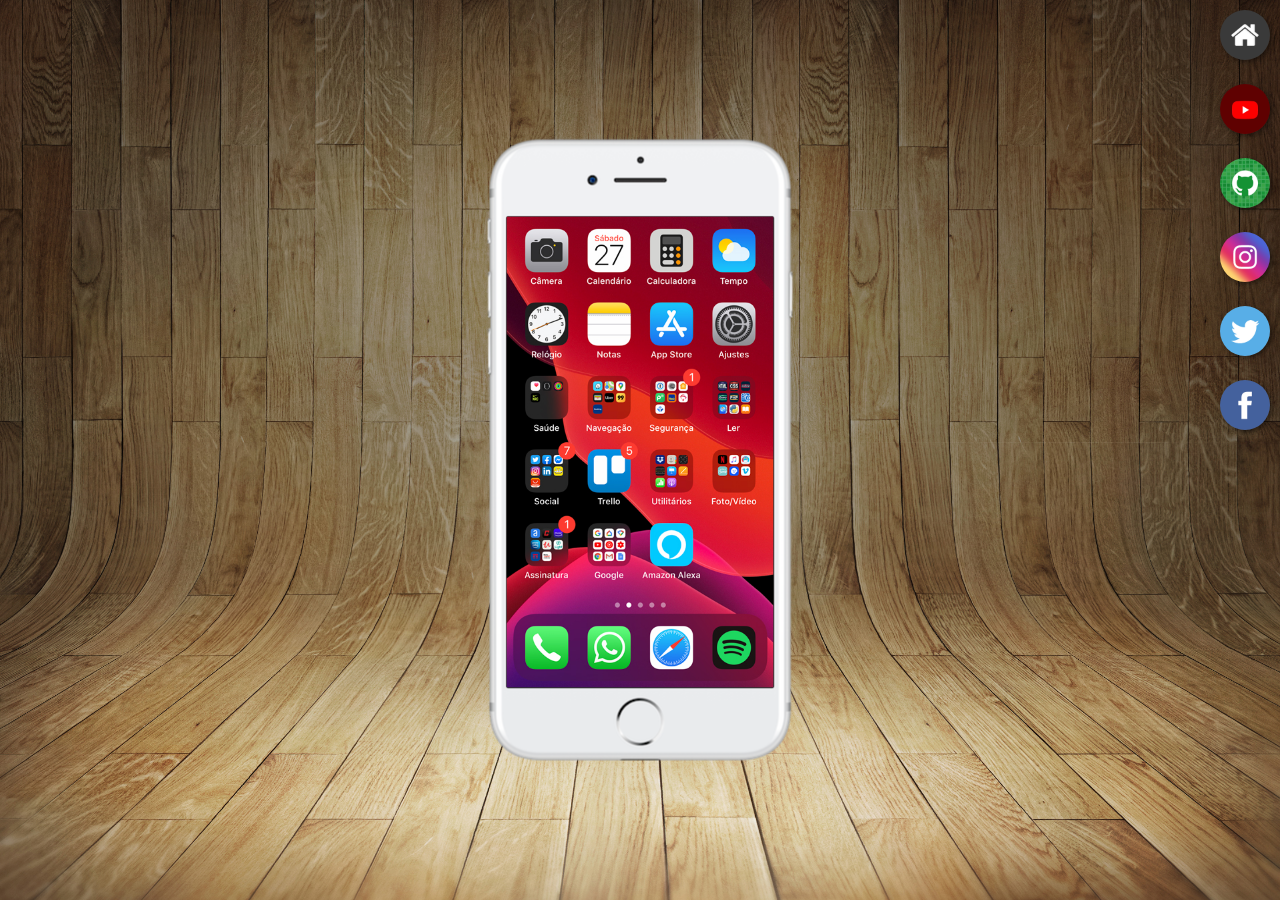
<file: index.html>
<!DOCTYPE html>
<html lang="pt-br">
<head>
    <meta charset="UTF-8">
    <meta name="viewport" content="width=device-width, initial-scale=1.0">
    <link rel="shortcut icon" href="favicon.ico" type="image/x-icon">
    <link rel="stylesheet" href="estilos/style.css">
    <title>Projeto Redes Sociais</title>
</head>
<body>
    <main>
        <section id="telefone">
            <iframe src="home.html" name="tela" id="tela" frameborder="0">
                Seu navegador não é compatível com isso.
            </iframe>
        </section>
        <section id="redes-sociais">
            <a href="home.html" target="tela"><img src="imagens/logo-home.jpg" alt="Home"></a><br>
            <a href="youtube.html" target="tela"><img src="imagens/logo-youtube.jpg" alt="YouTube"></a><br>
            <a href="github.html" target="tela"><img src="imagens/logo-github.jpg" alt="GitHub"></a><br>
            <a href="instagram.html" target="tela"><img src="imagens/logo-instagram.jpg" alt="Instagram"></a><br>
            <a href="twitter.html" target="tela"><img src="imagens/logo-twitter.jpg" alt="Twitter"></a><br>
            <a href="facebook.html" target="tela"> <img src="imagens/logo-facebook.jpg" alt="Facebook"></a>

        </section>
    </main>
</body>
</html>
</file>
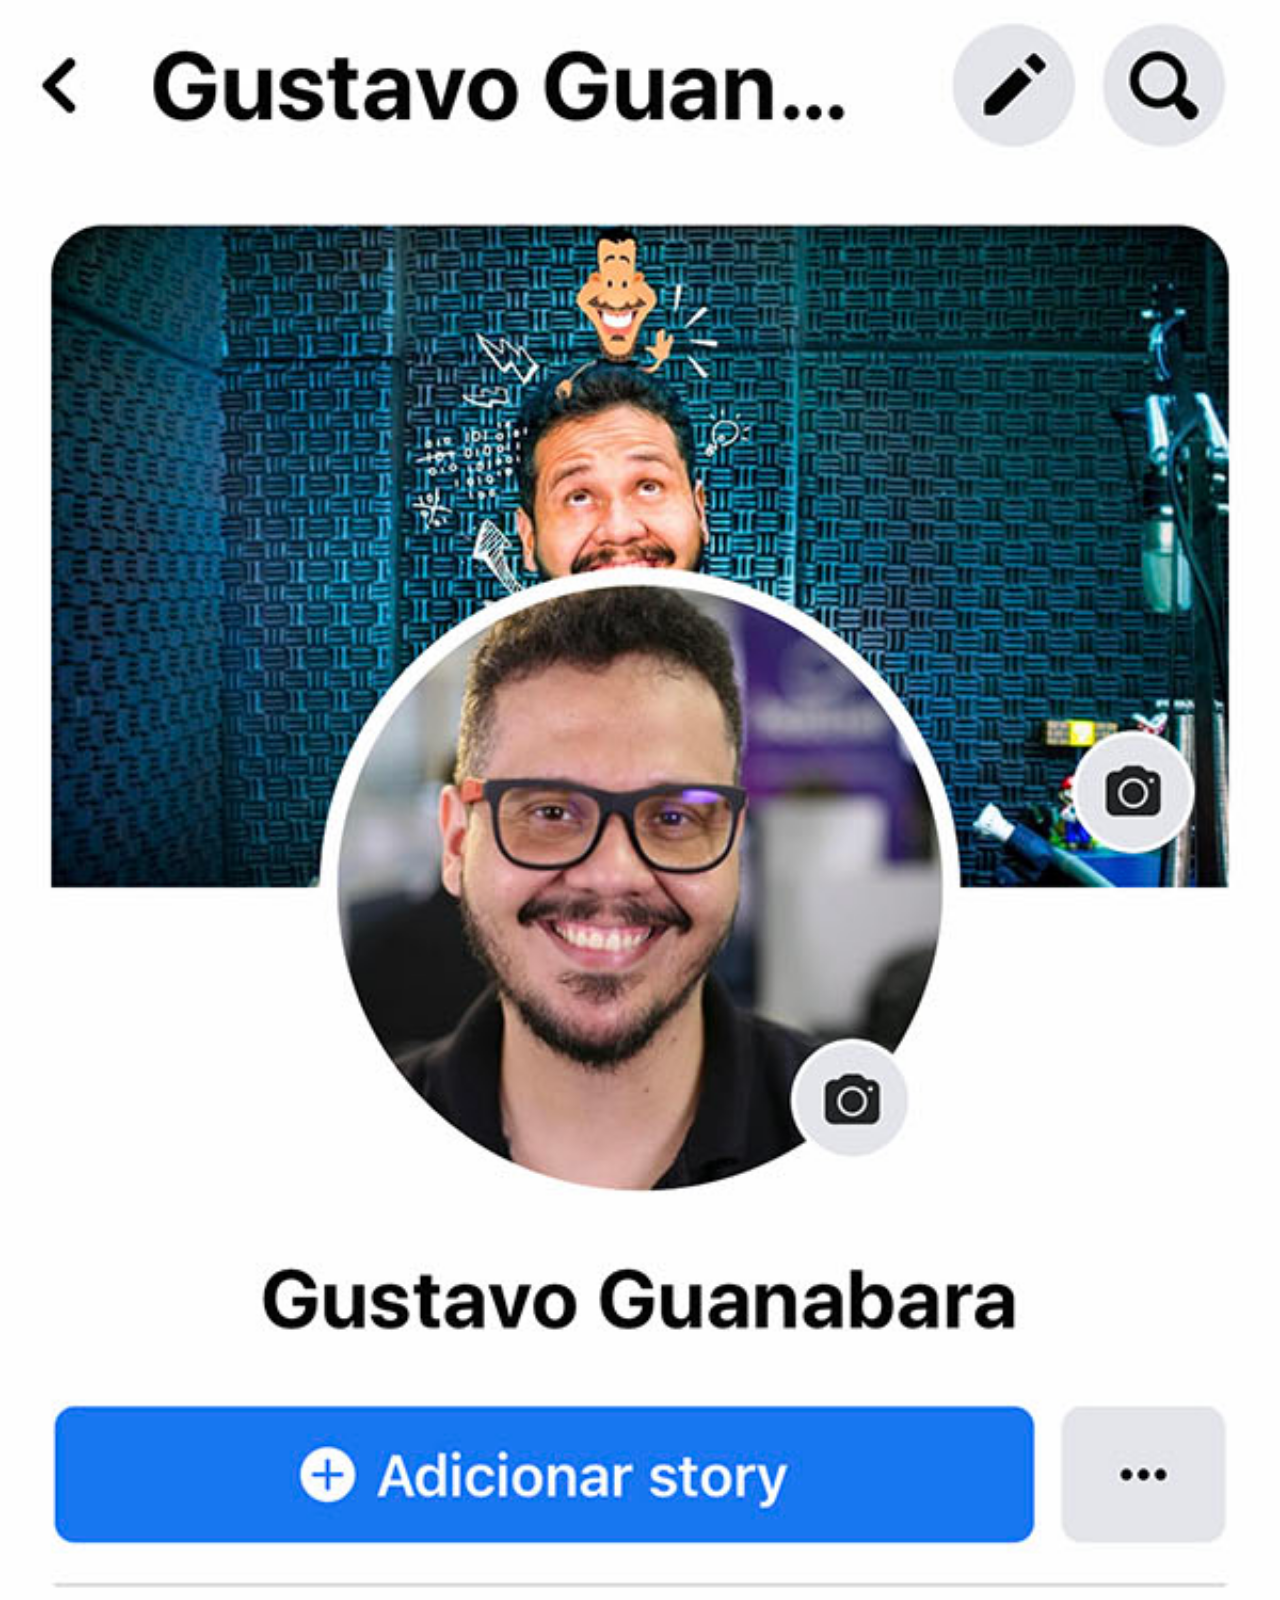
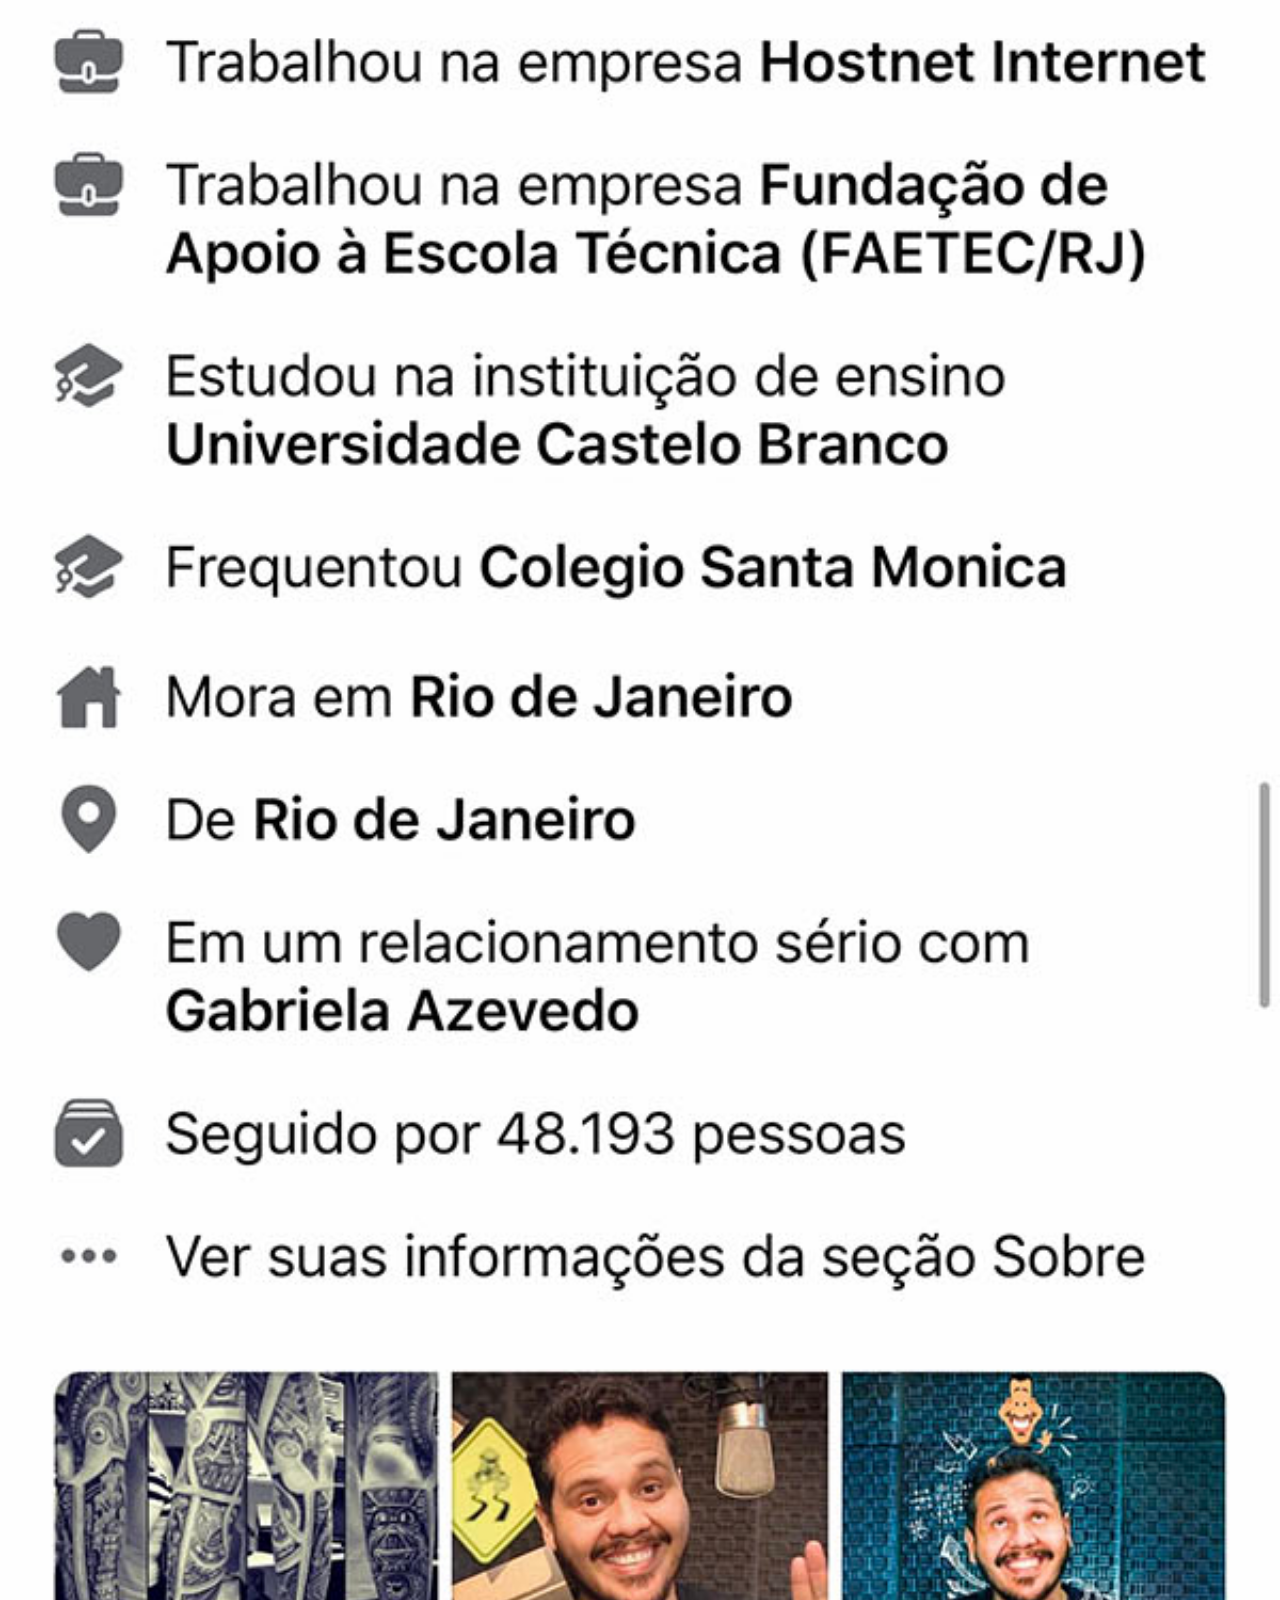
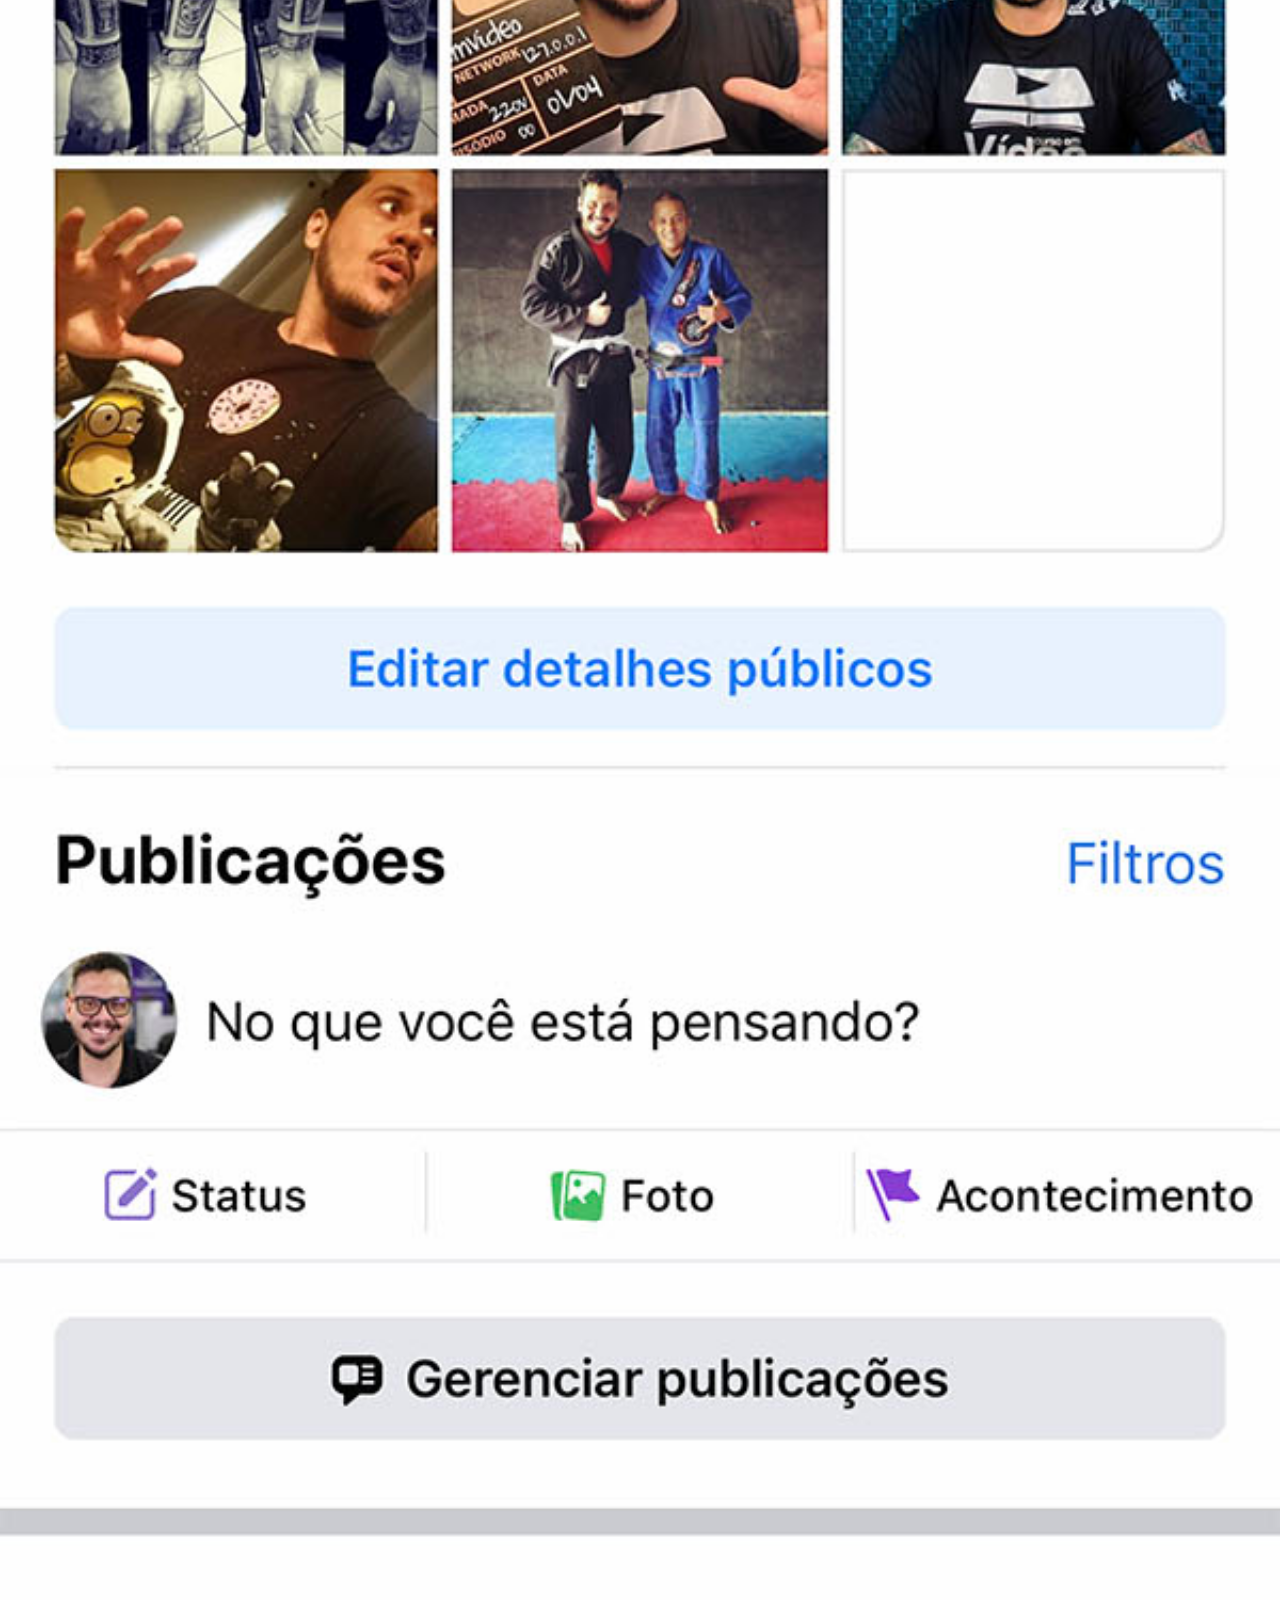
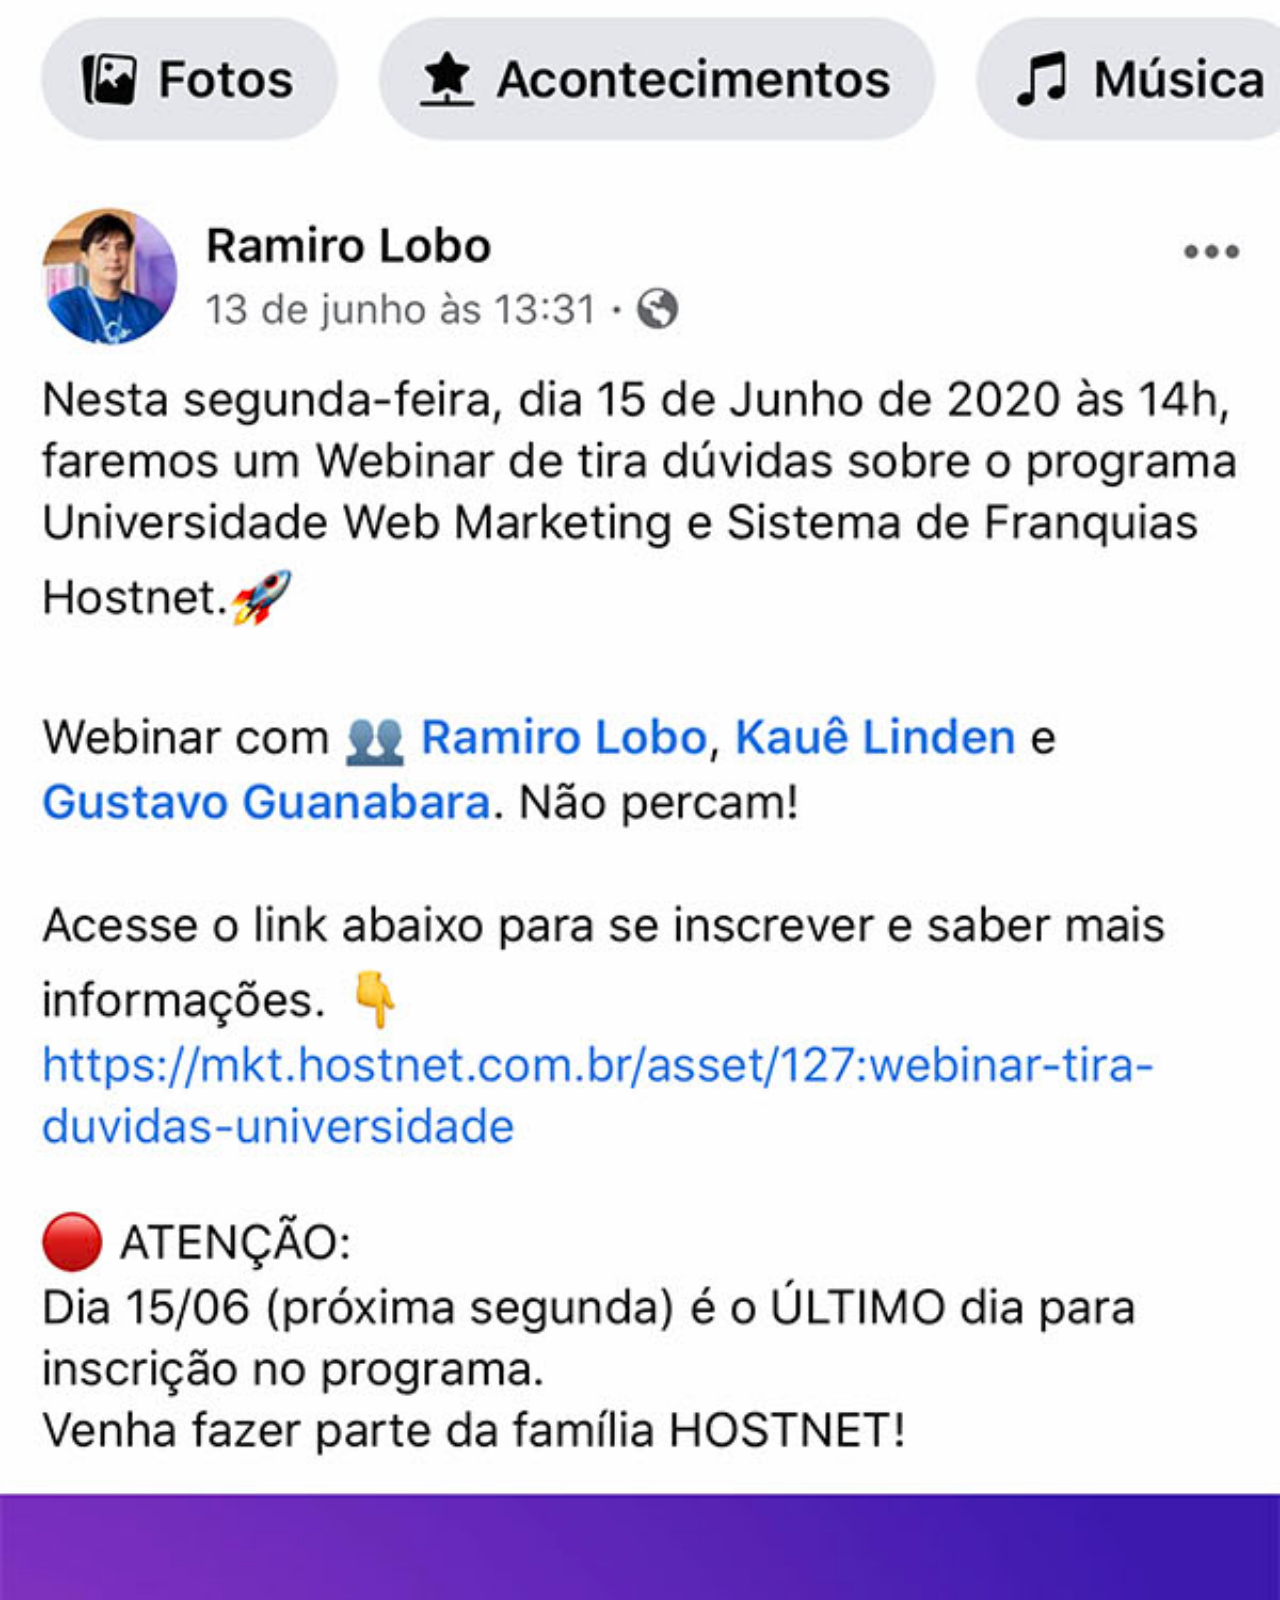
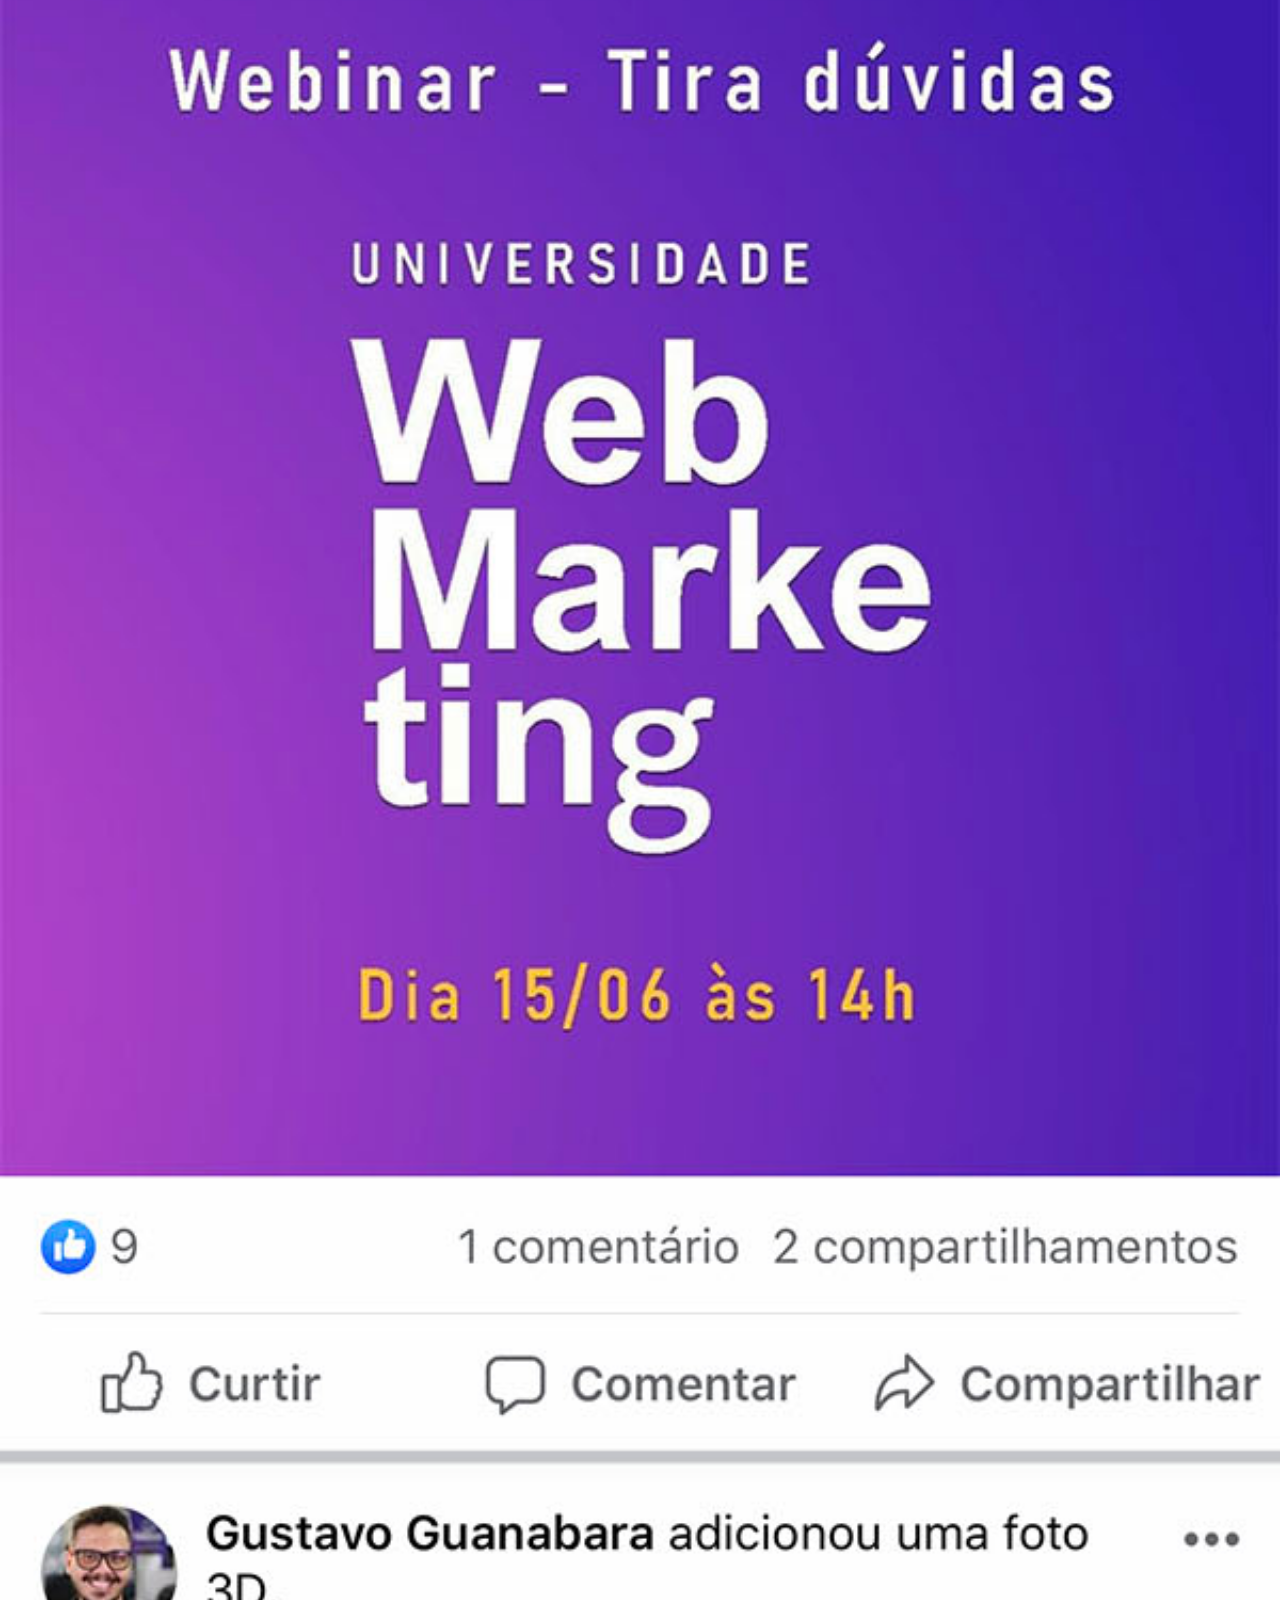
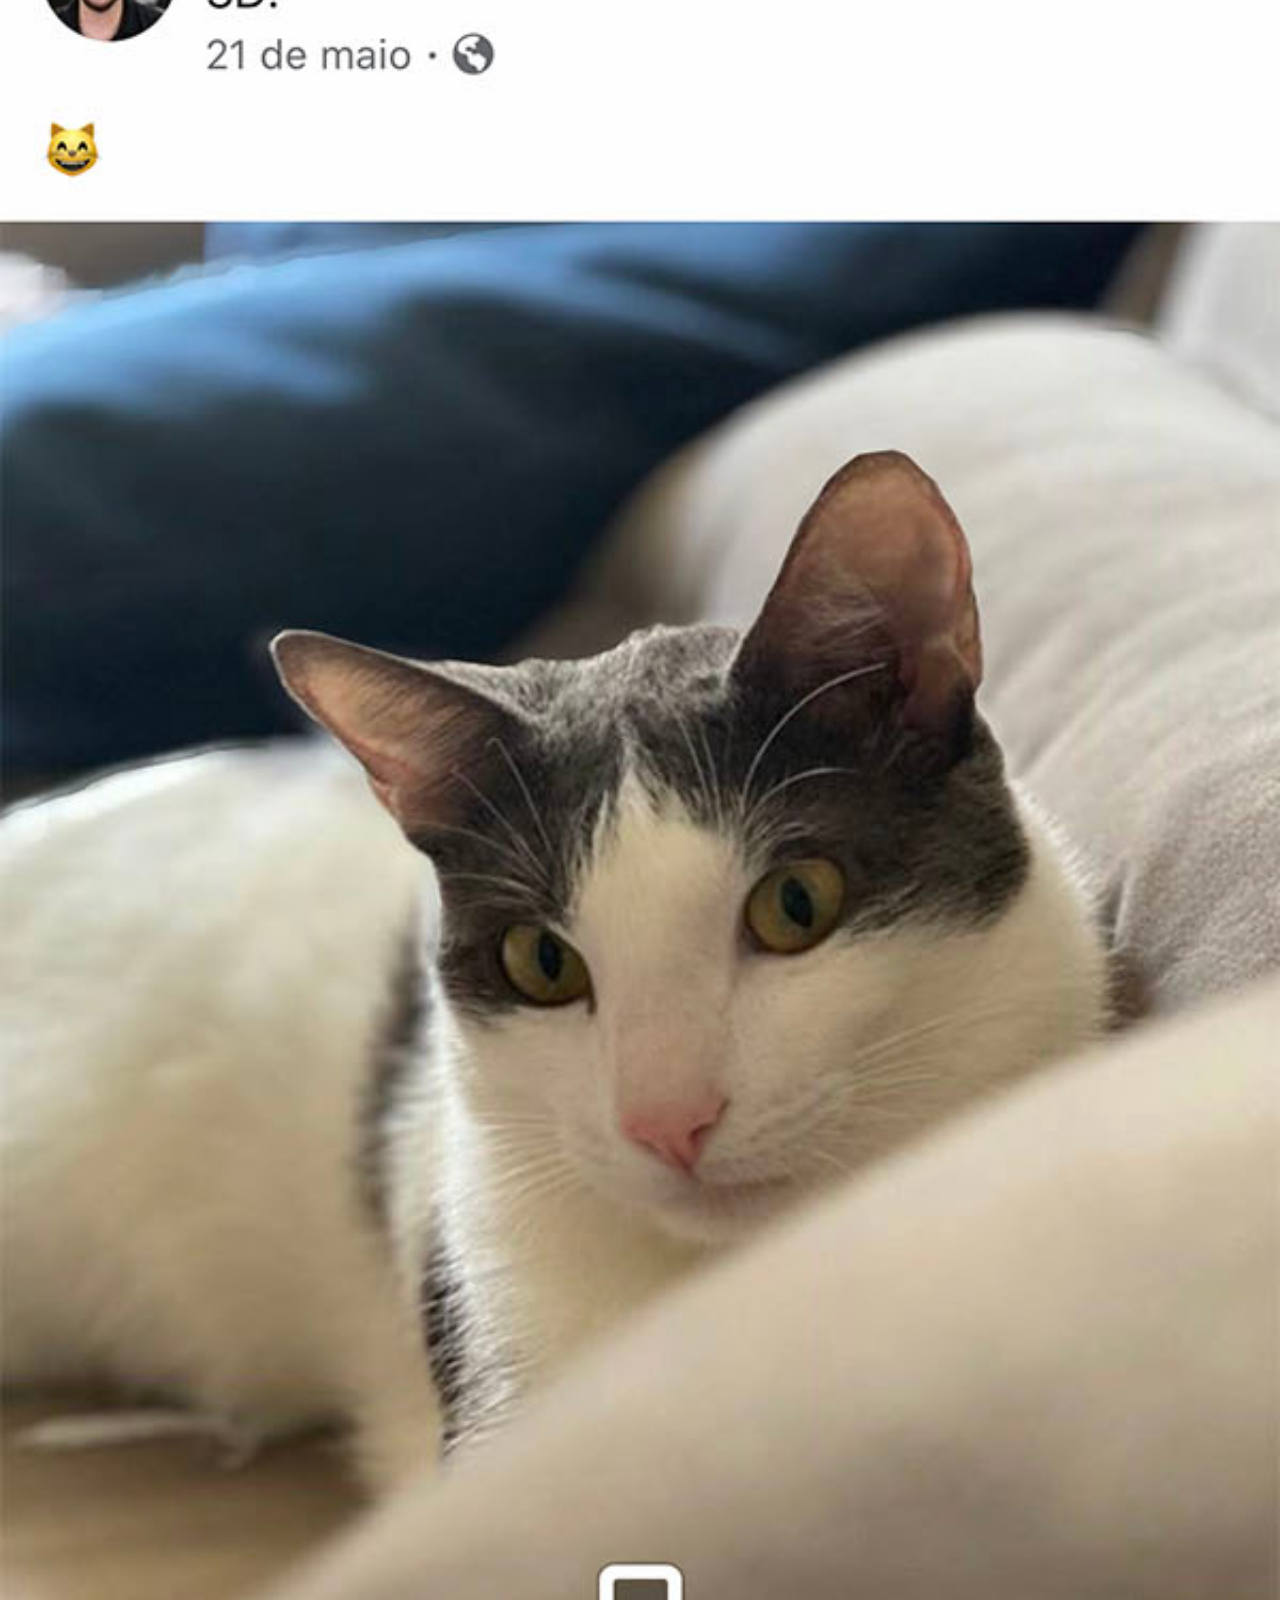
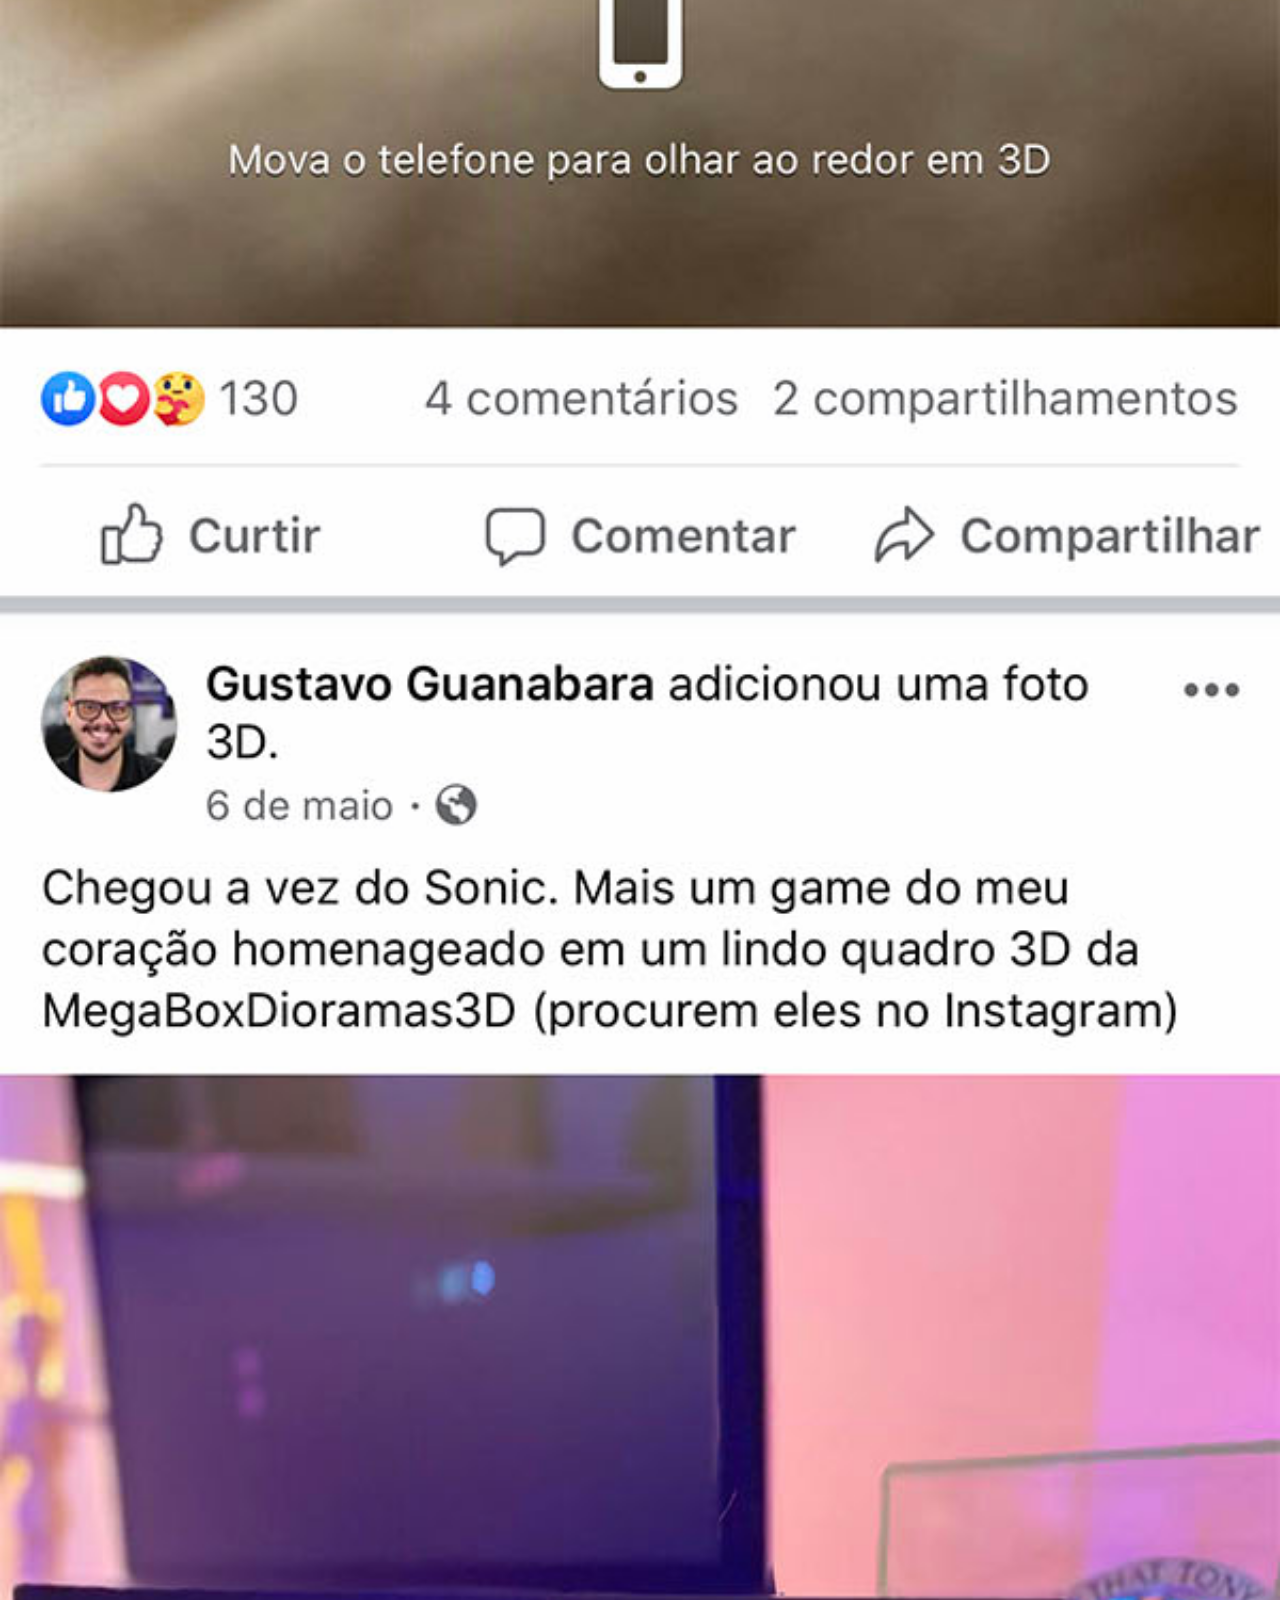
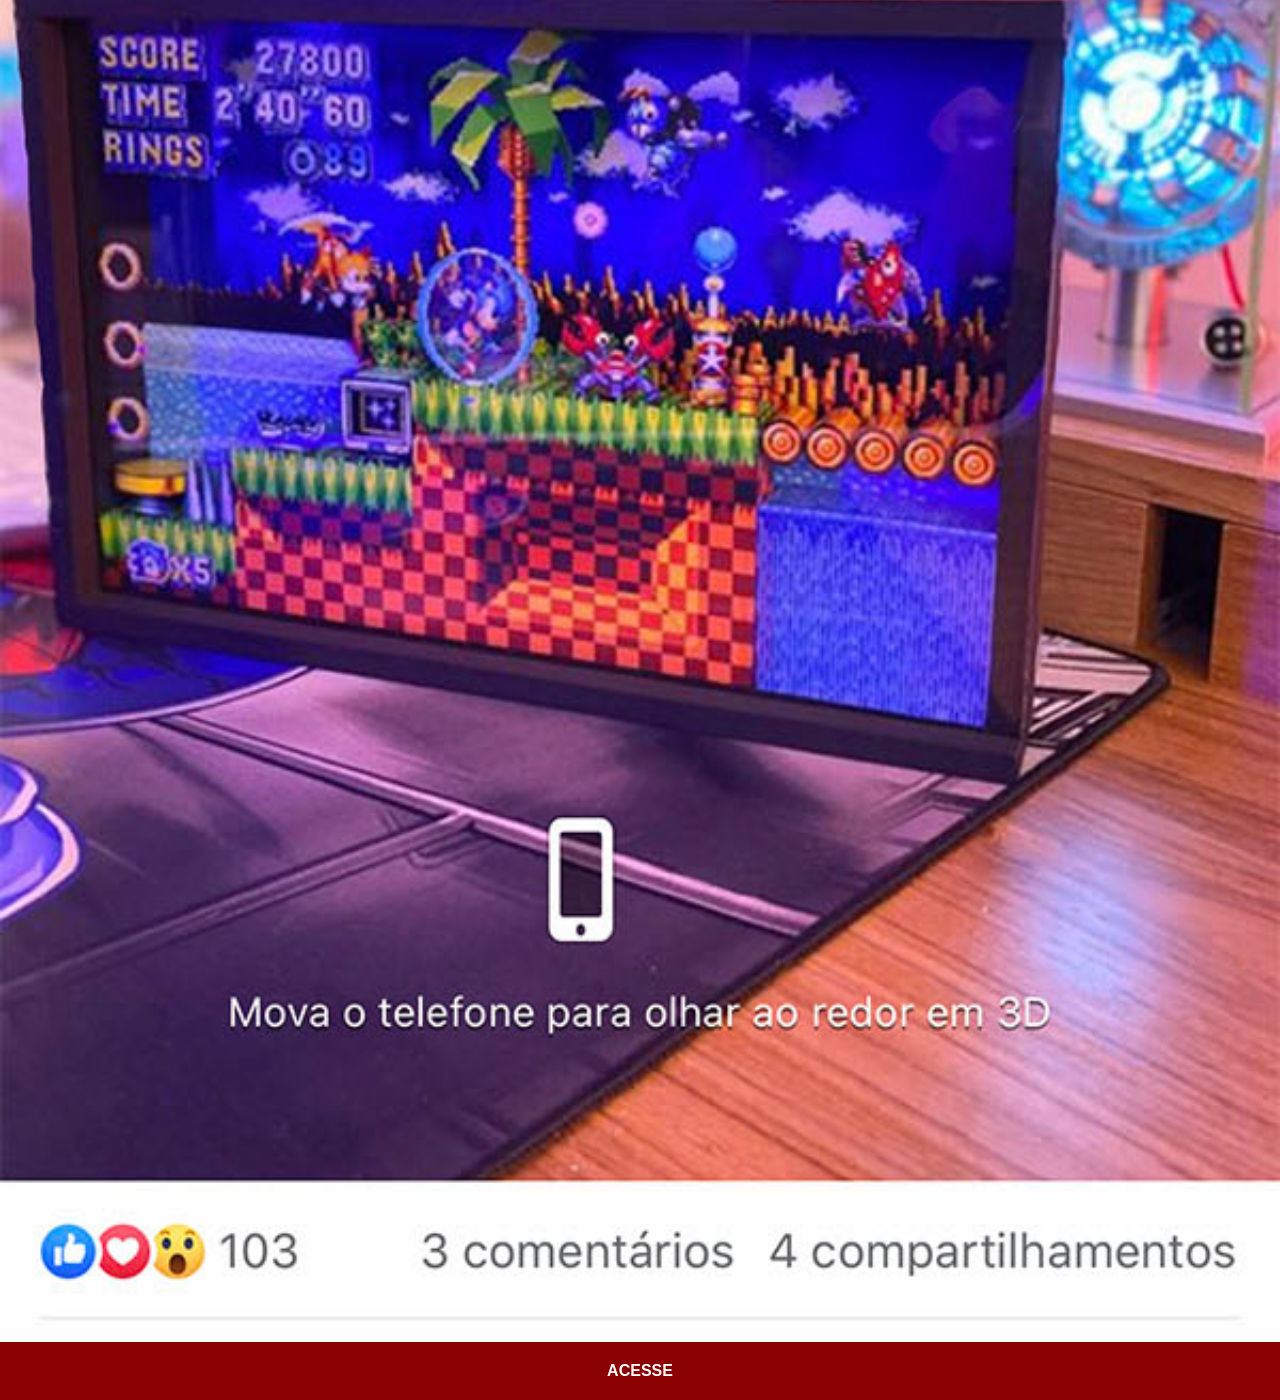
<file: facebook.html>
<!DOCTYPE html>
<html lang="pt-br">
<head>
    <meta charset="UTF-8">
    <meta name="viewport" content="width=device-width, initial-scale=1.0">
    <title>Facebook</title>
    <link rel="stylesheet" href="estilos/social.css">
</head>
<body>
    <img src="imagens/tela-facebook.jpg" alt="Facebook">
    <a href="https://www.facebook.com/gustavoguanabara" target="_blank">ACESSE</a>
</body>
</html>
</file>
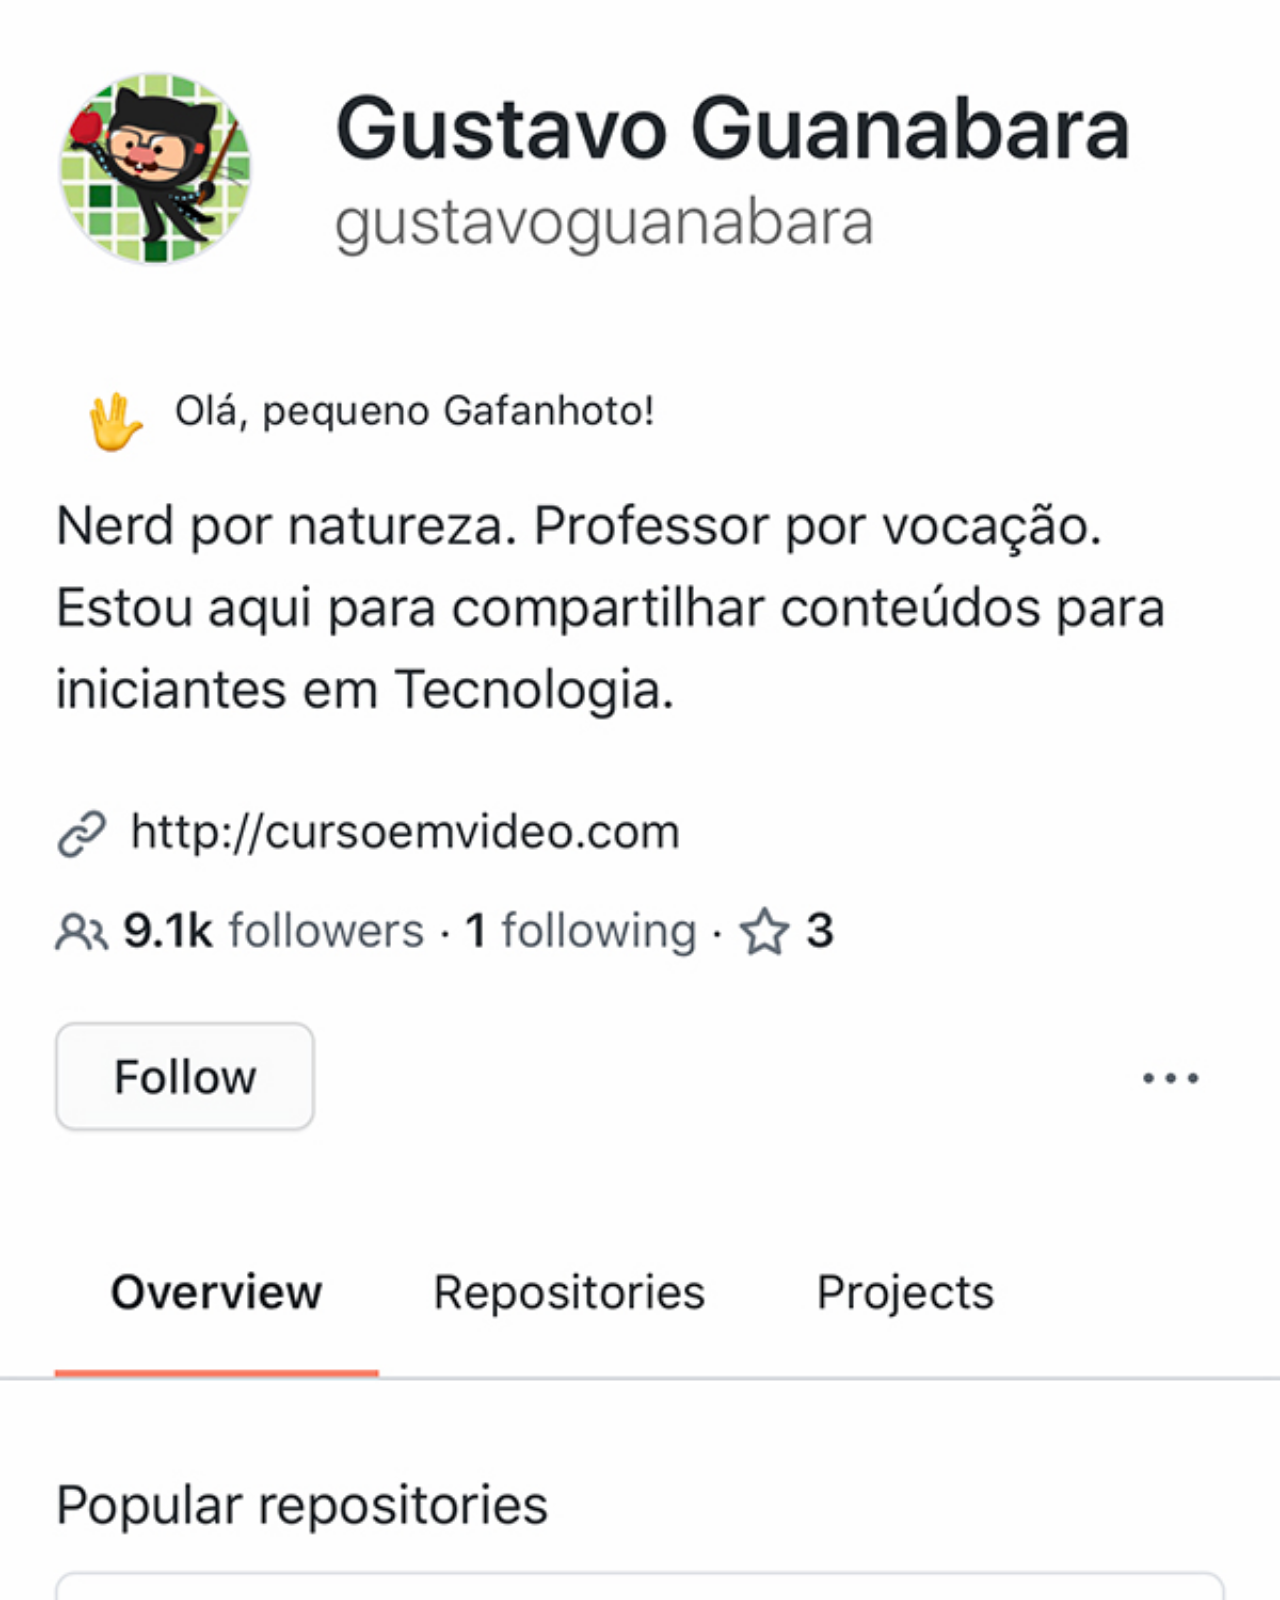
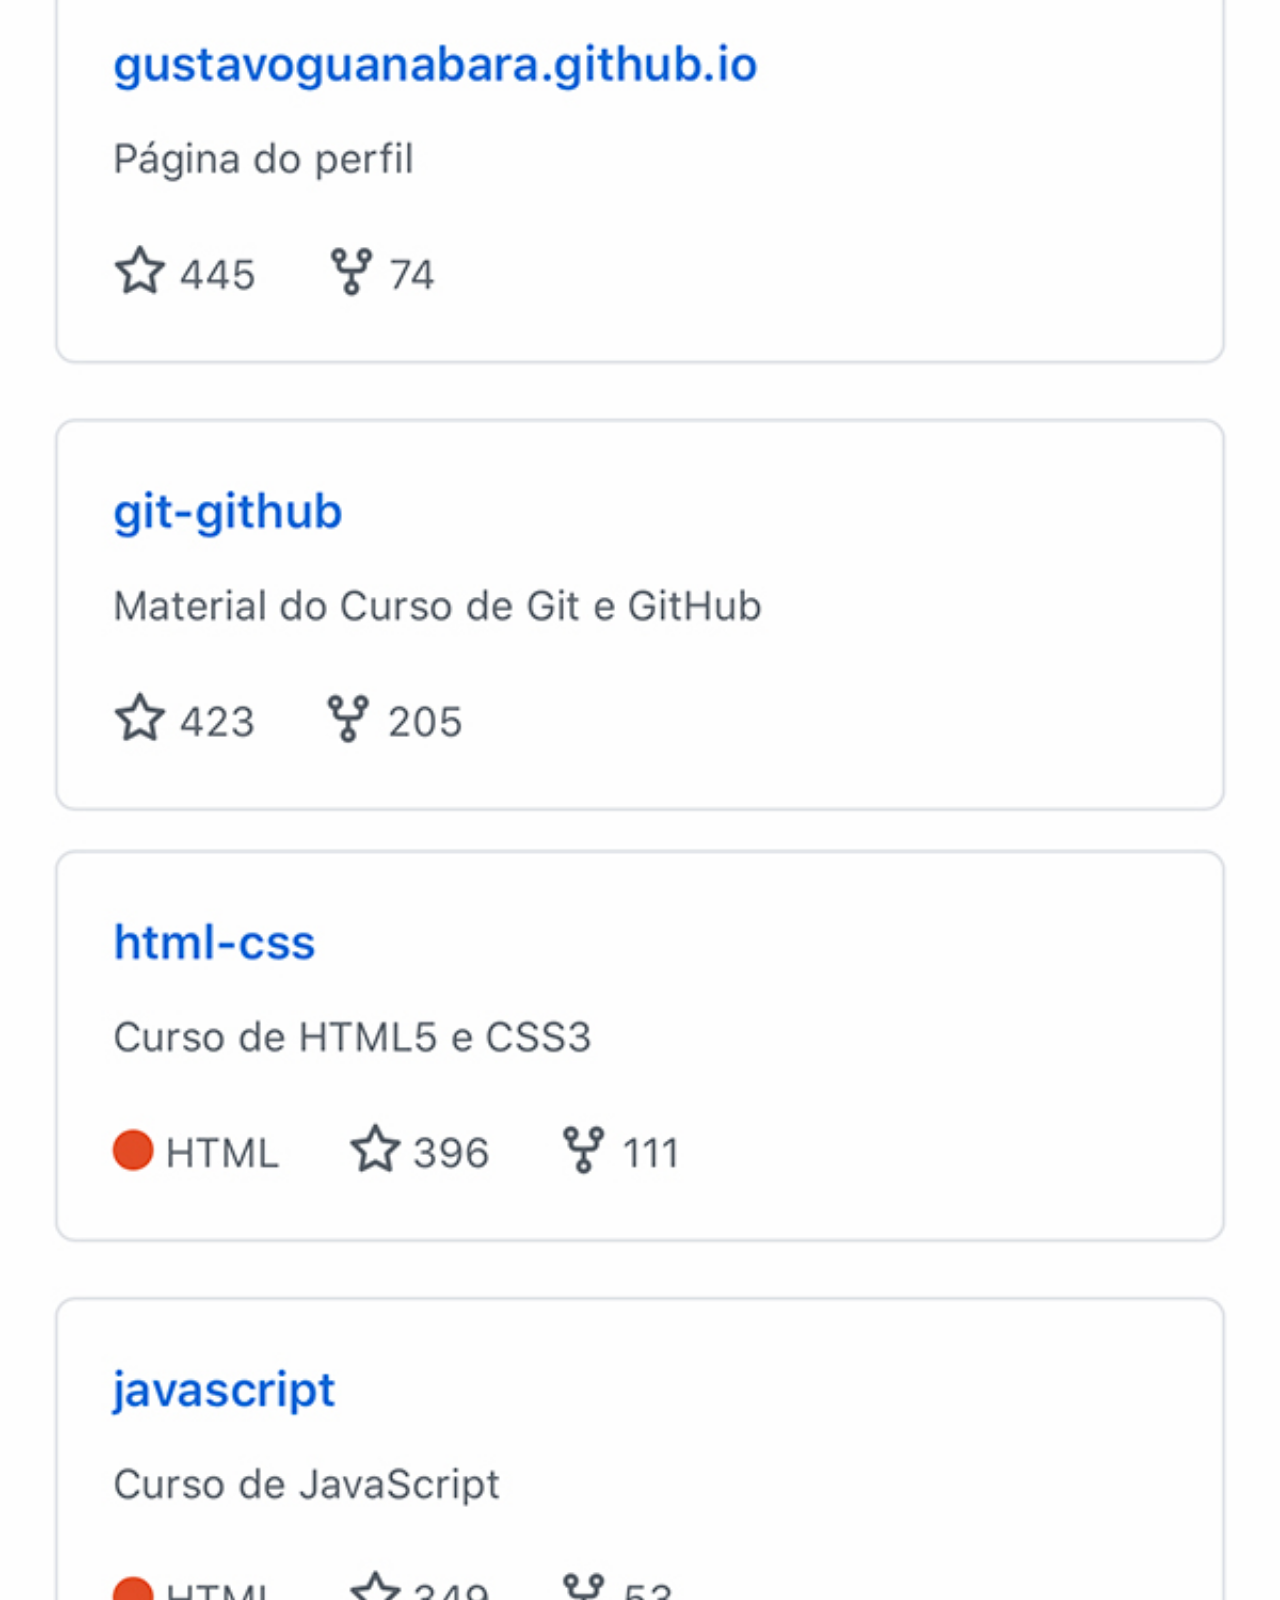
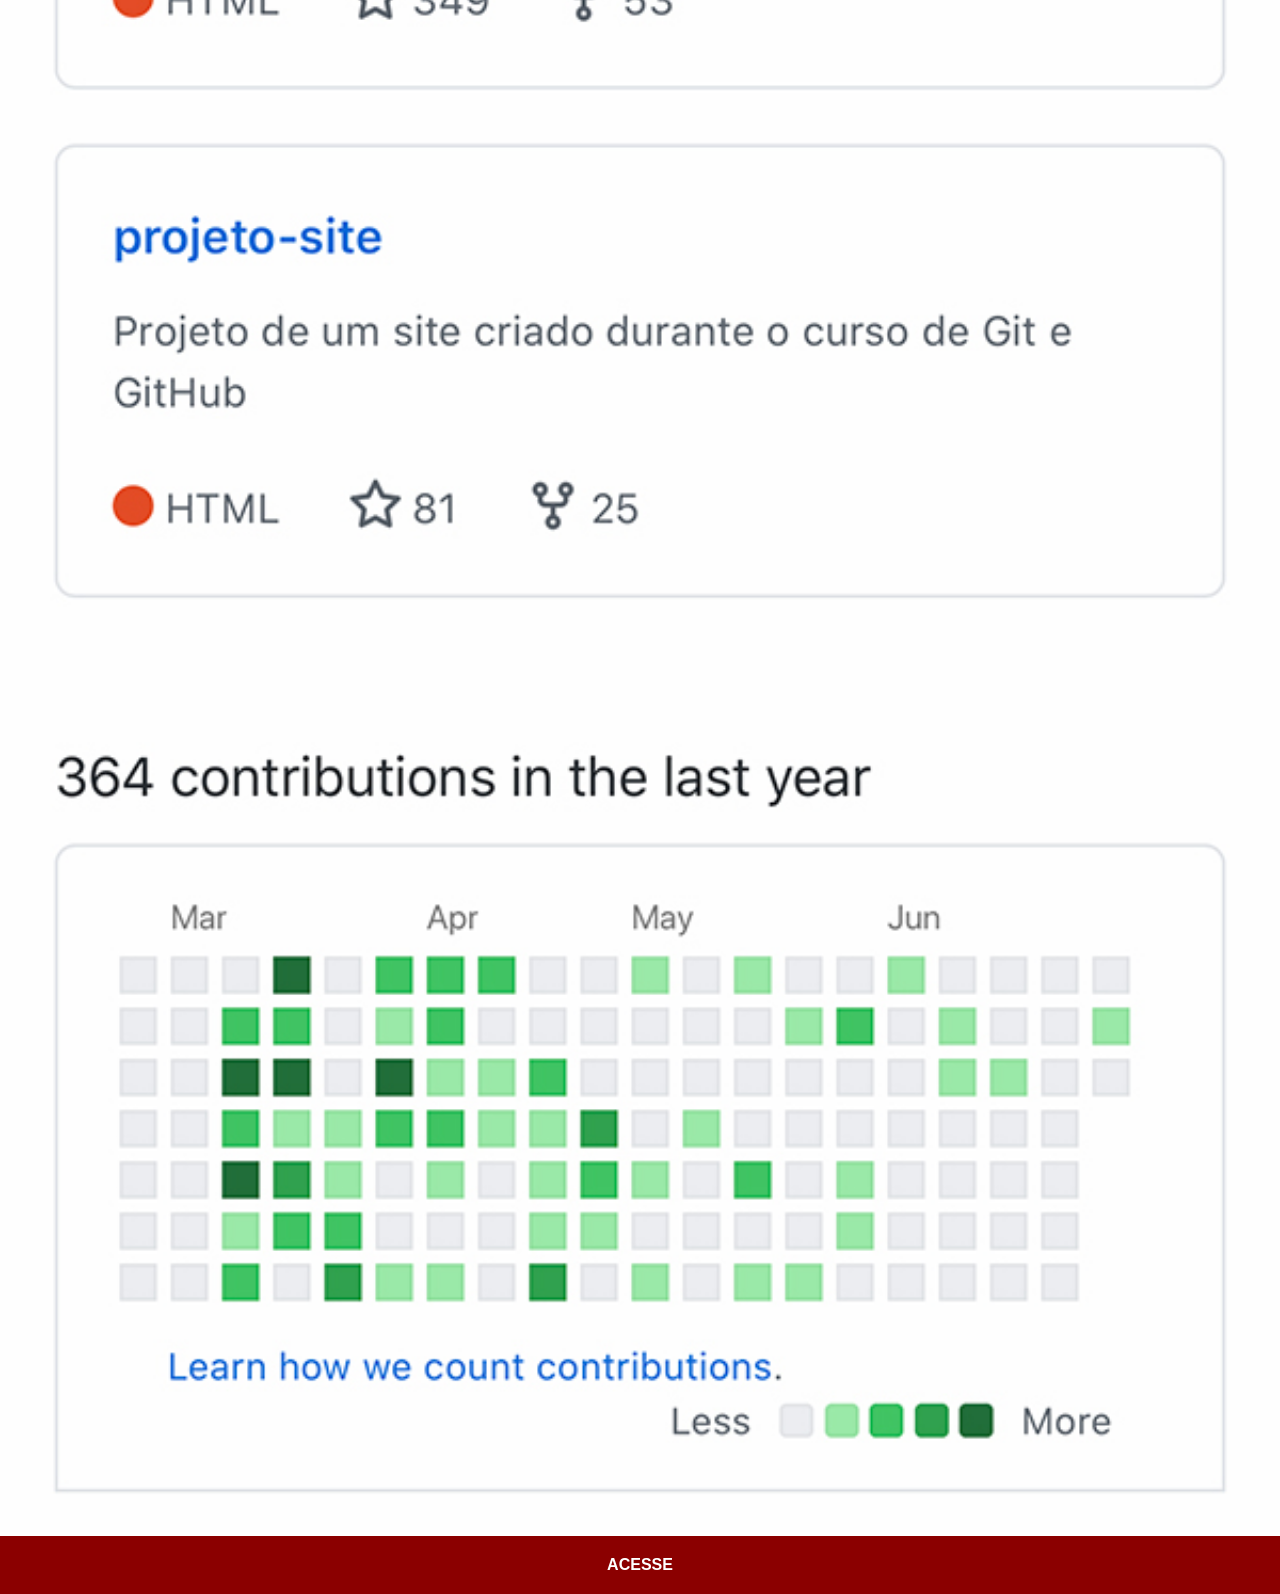
<file: github.html>
<!DOCTYPE html>
<html lang="pt-br">
<head>
    <meta charset="UTF-8">
    <meta name="viewport" content="width=device-width, initial-scale=1.0">
    <title>GitHub</title>
    <link rel="stylesheet" href="estilos/social.css">
</head>
<body>
    <img src="imagens/tela-github.jpg" alt="GitHub">
    <a href="https://www.github.com/gustavoguanabara/" target="_blank">ACESSE</a>
</body>
</html>
</file>
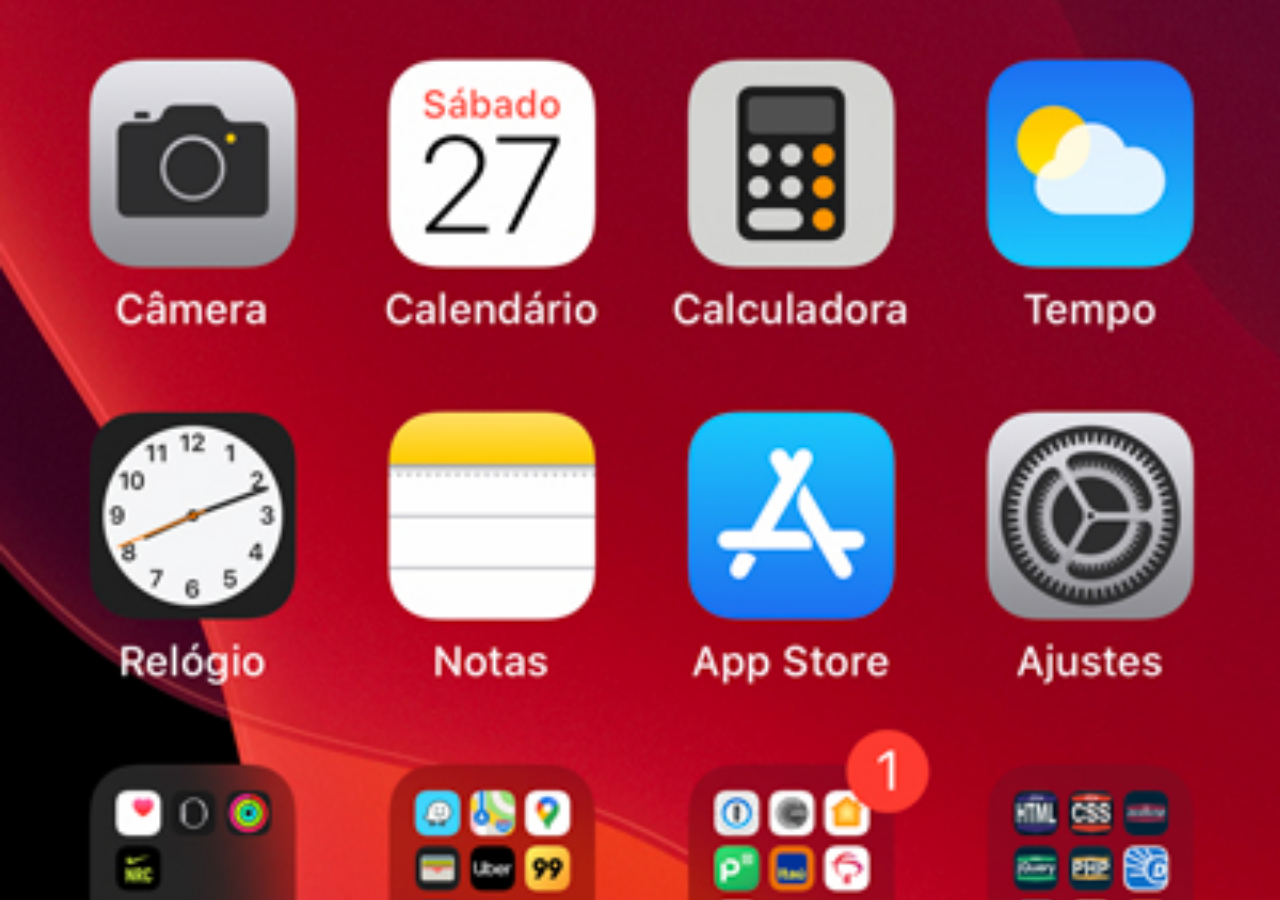
<file: home.html>
<!DOCTYPE html>
<html lang="pt-br">
<head>
    <meta charset="UTF-8">
    <meta name="viewport" content="width=device-width, initial-scale=1.0">
    <title>Home</title>
</head>
<body>
    <style>
        * {
            margin: 0px;
            padding: 0px;
        }

        body {
            width: 100vw;
            height: 100vh;
            background: black url('imagens/tela-home.jpg') no-repeat top center;
            background-size: cover;
        }
    </style>
</body>
</html>
</file>
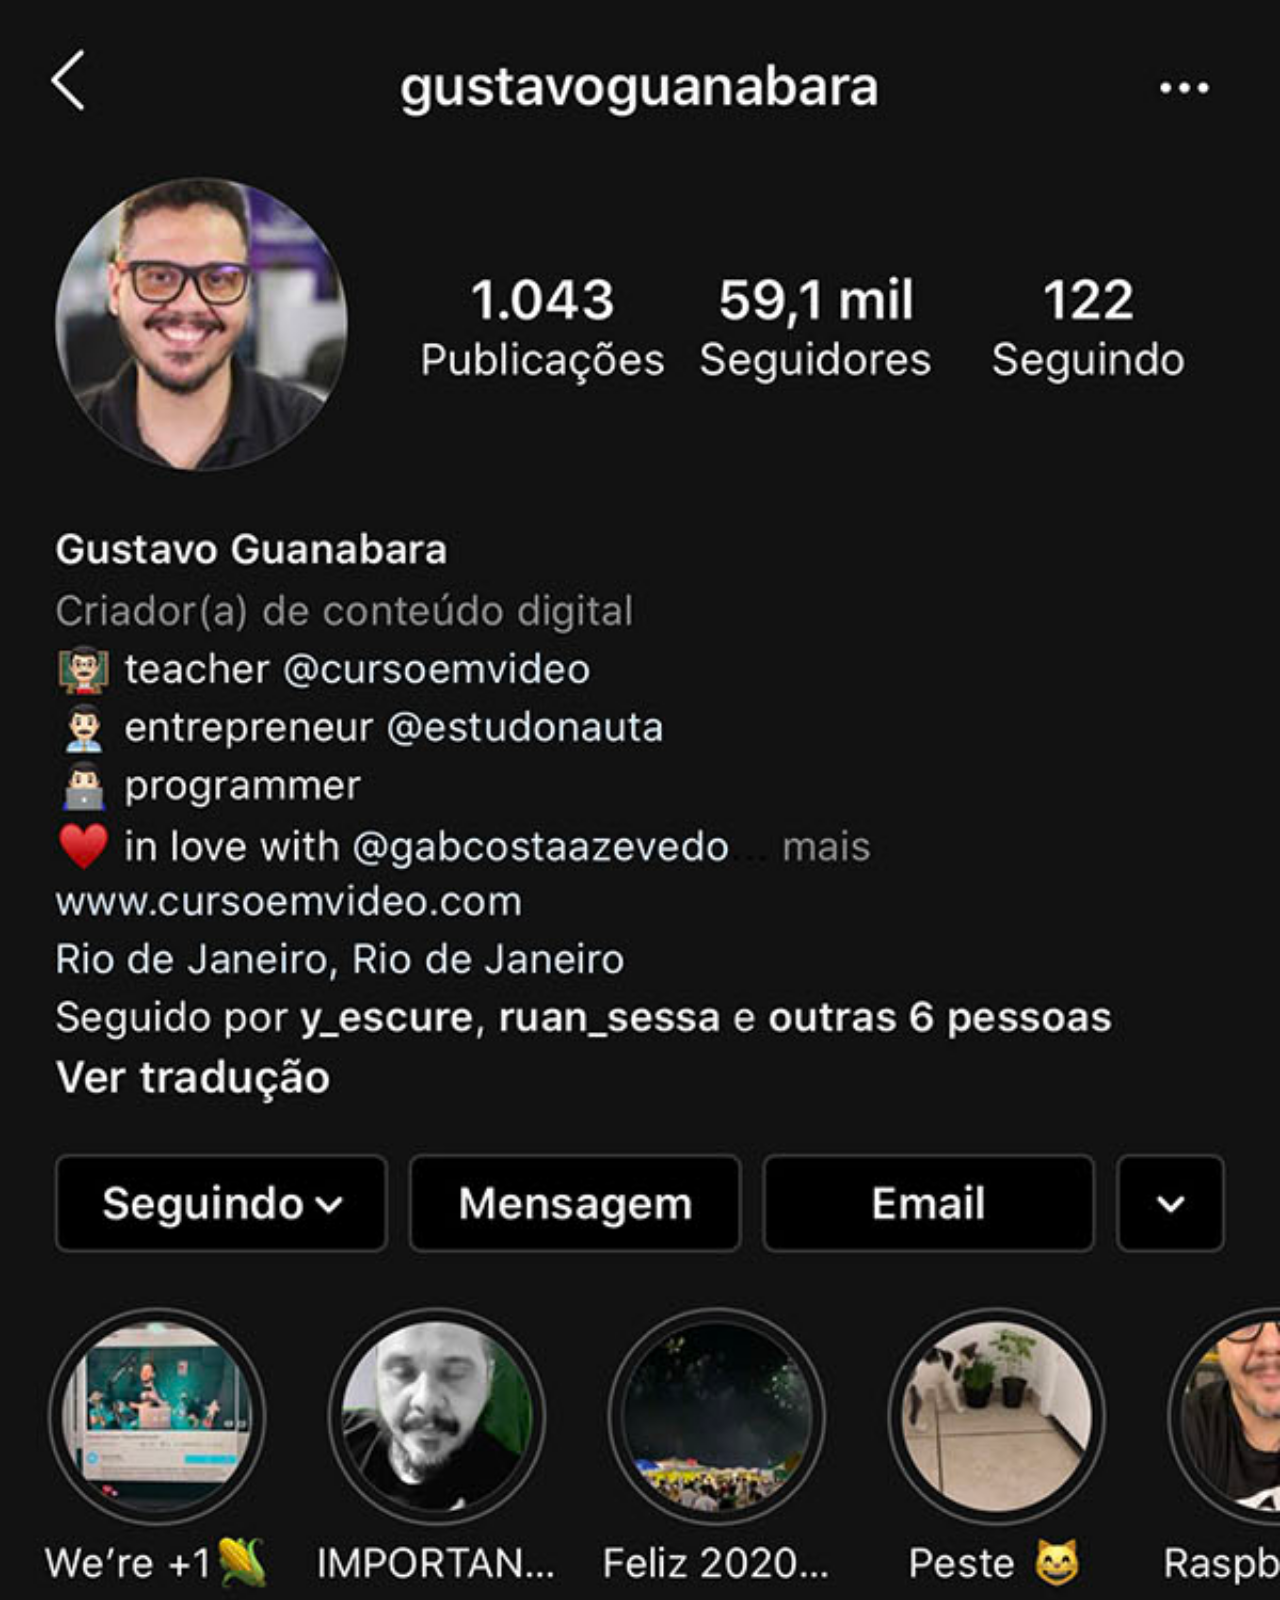
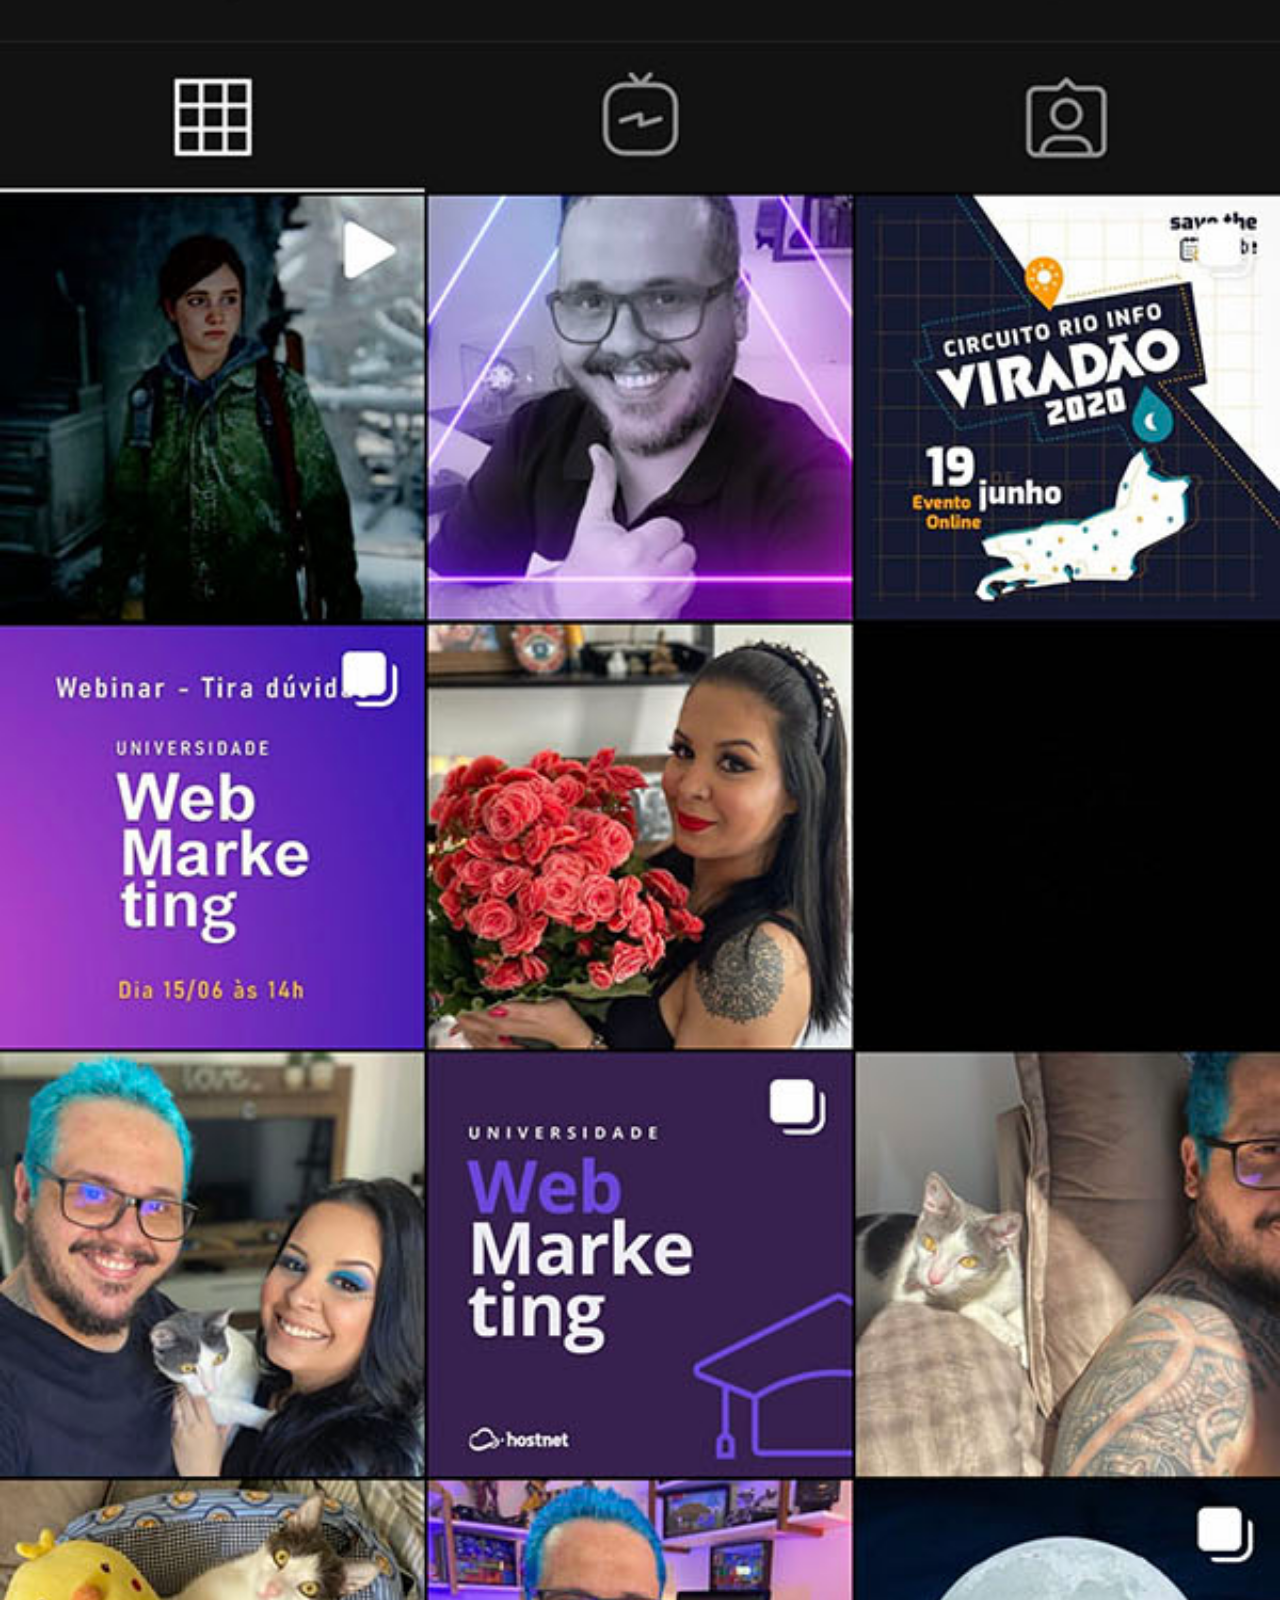
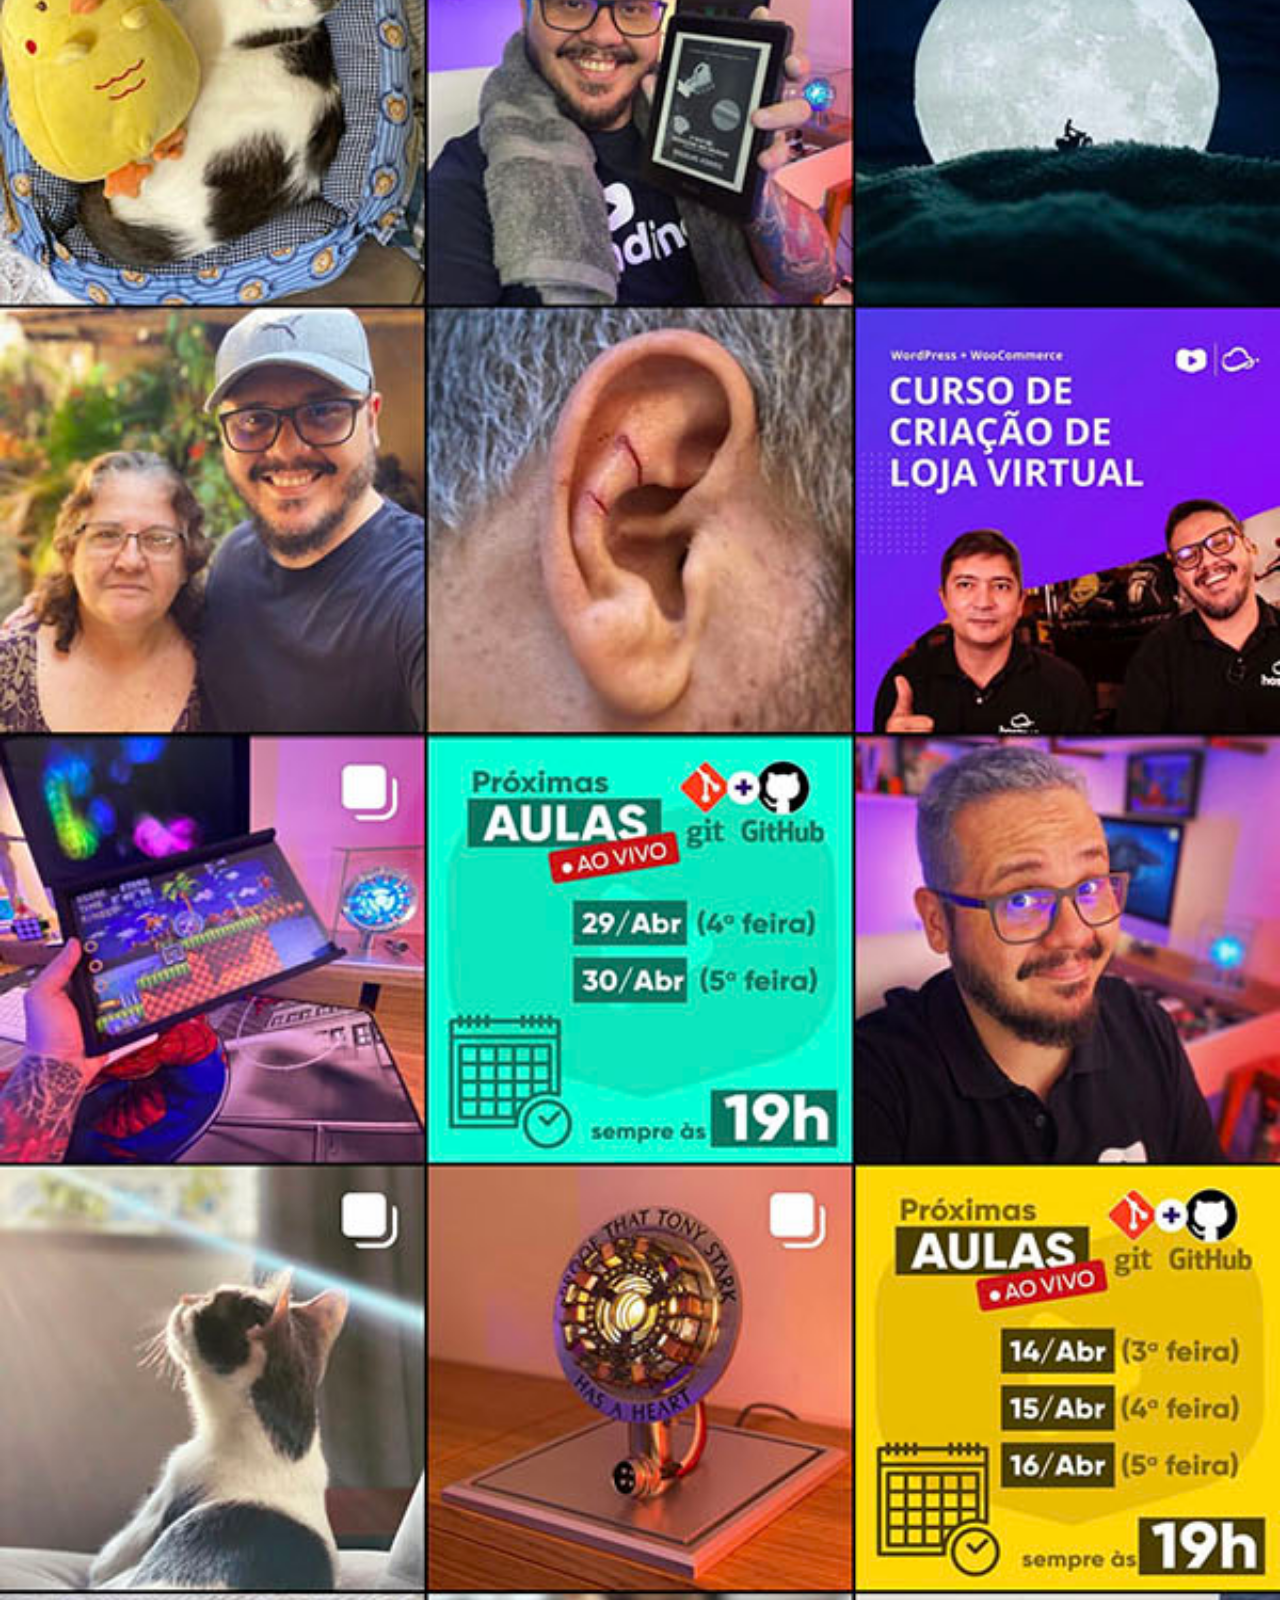
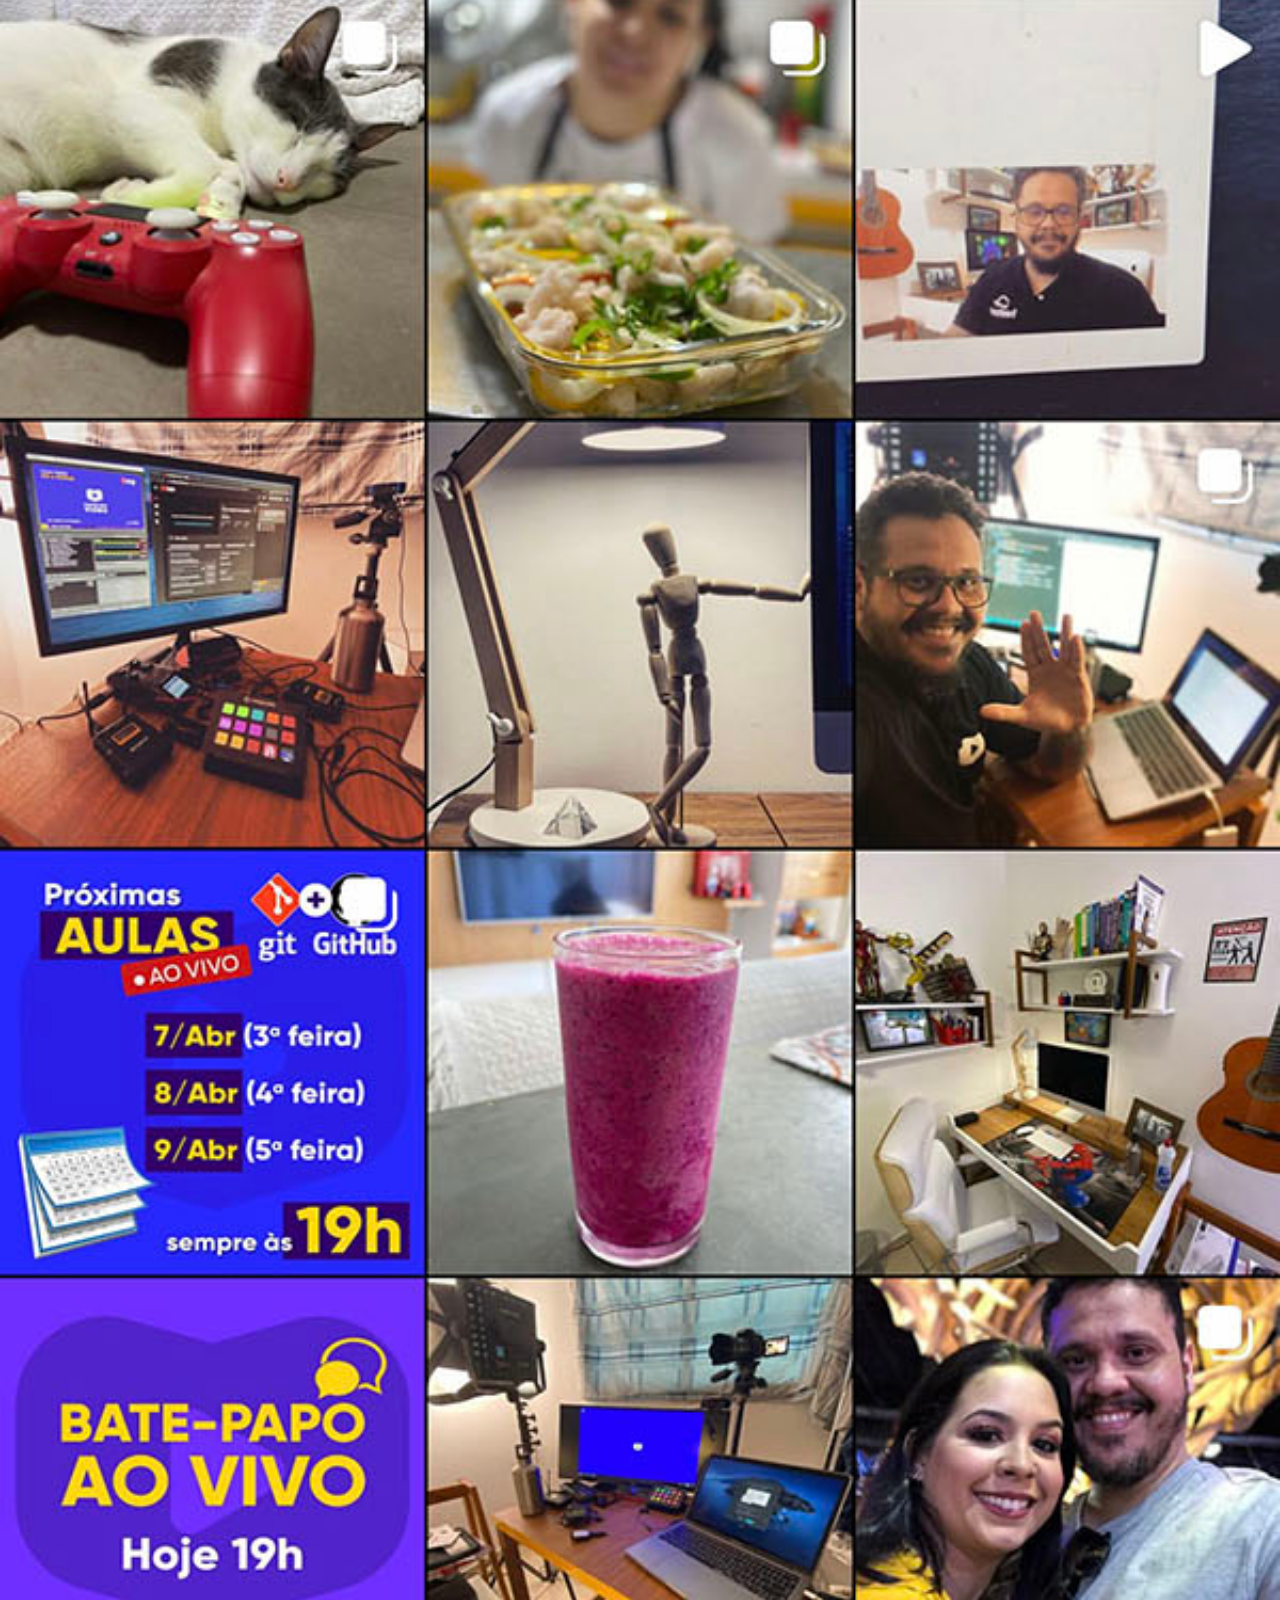
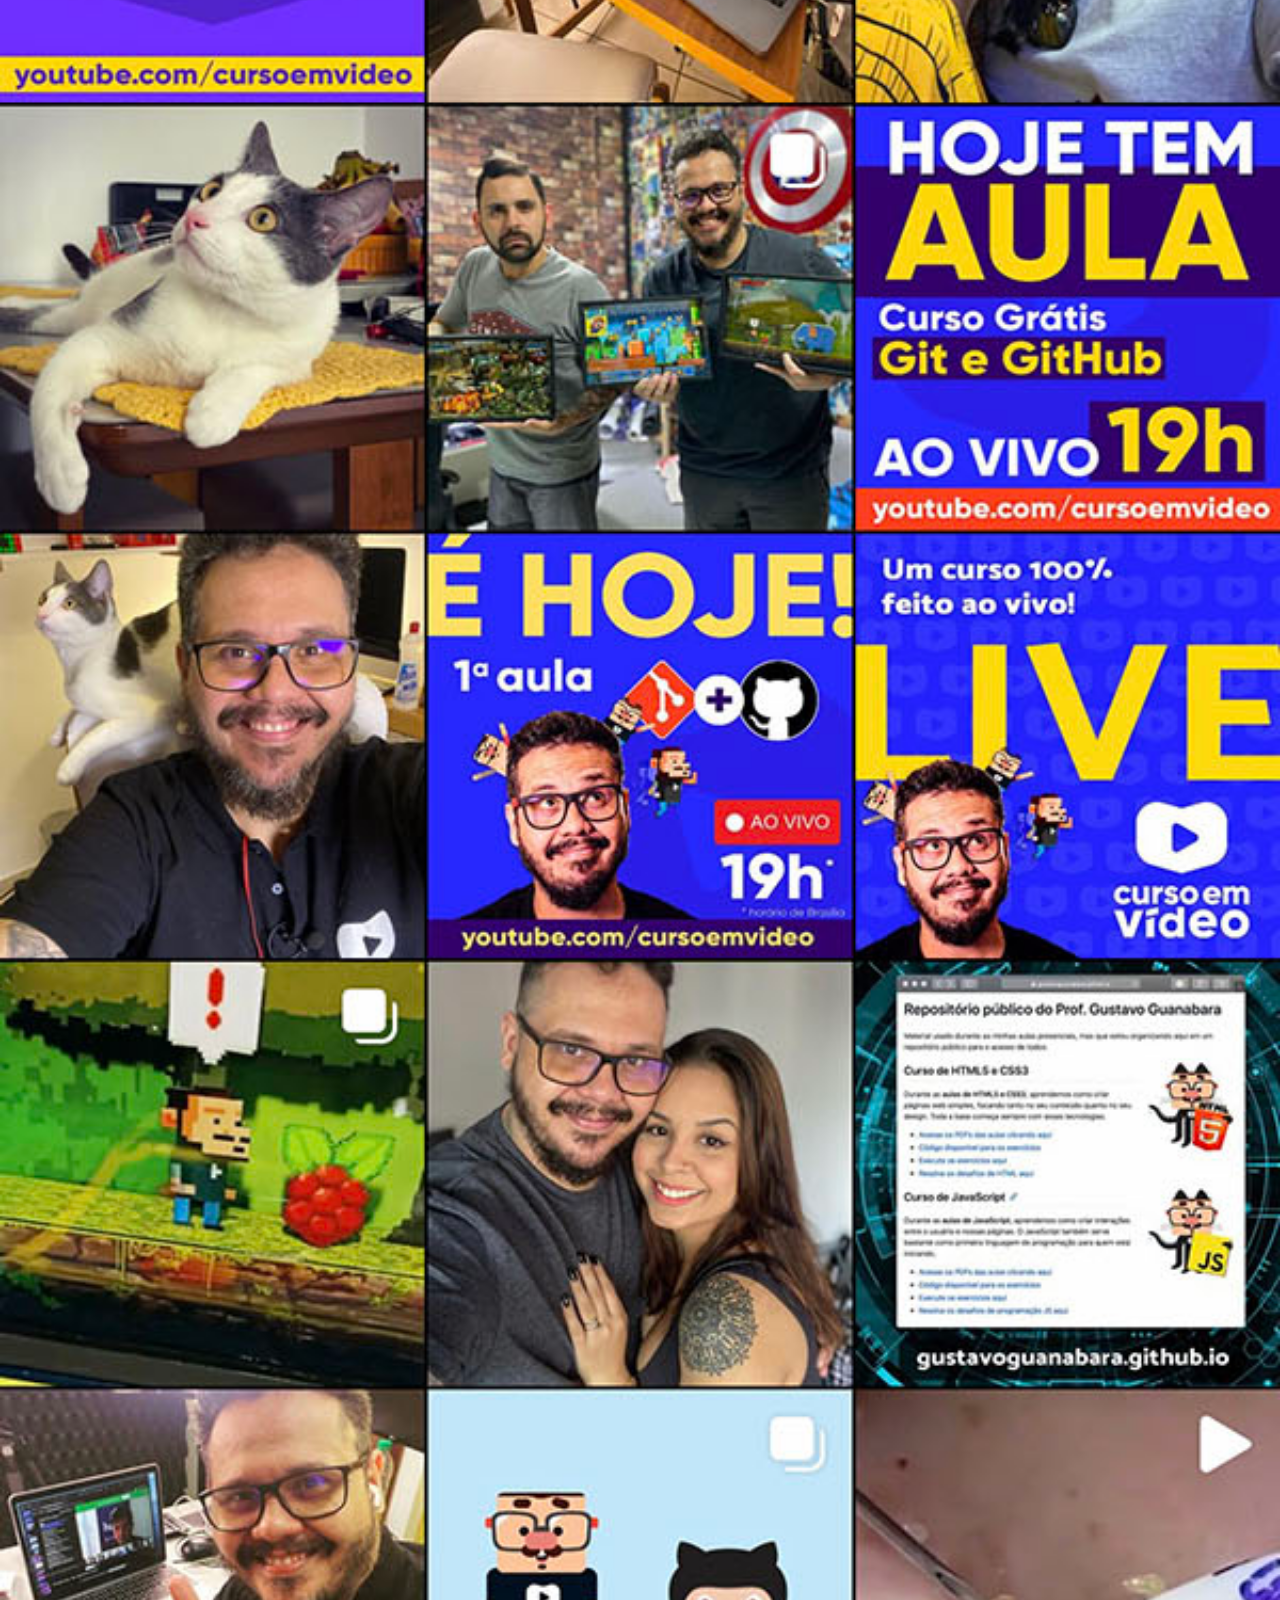
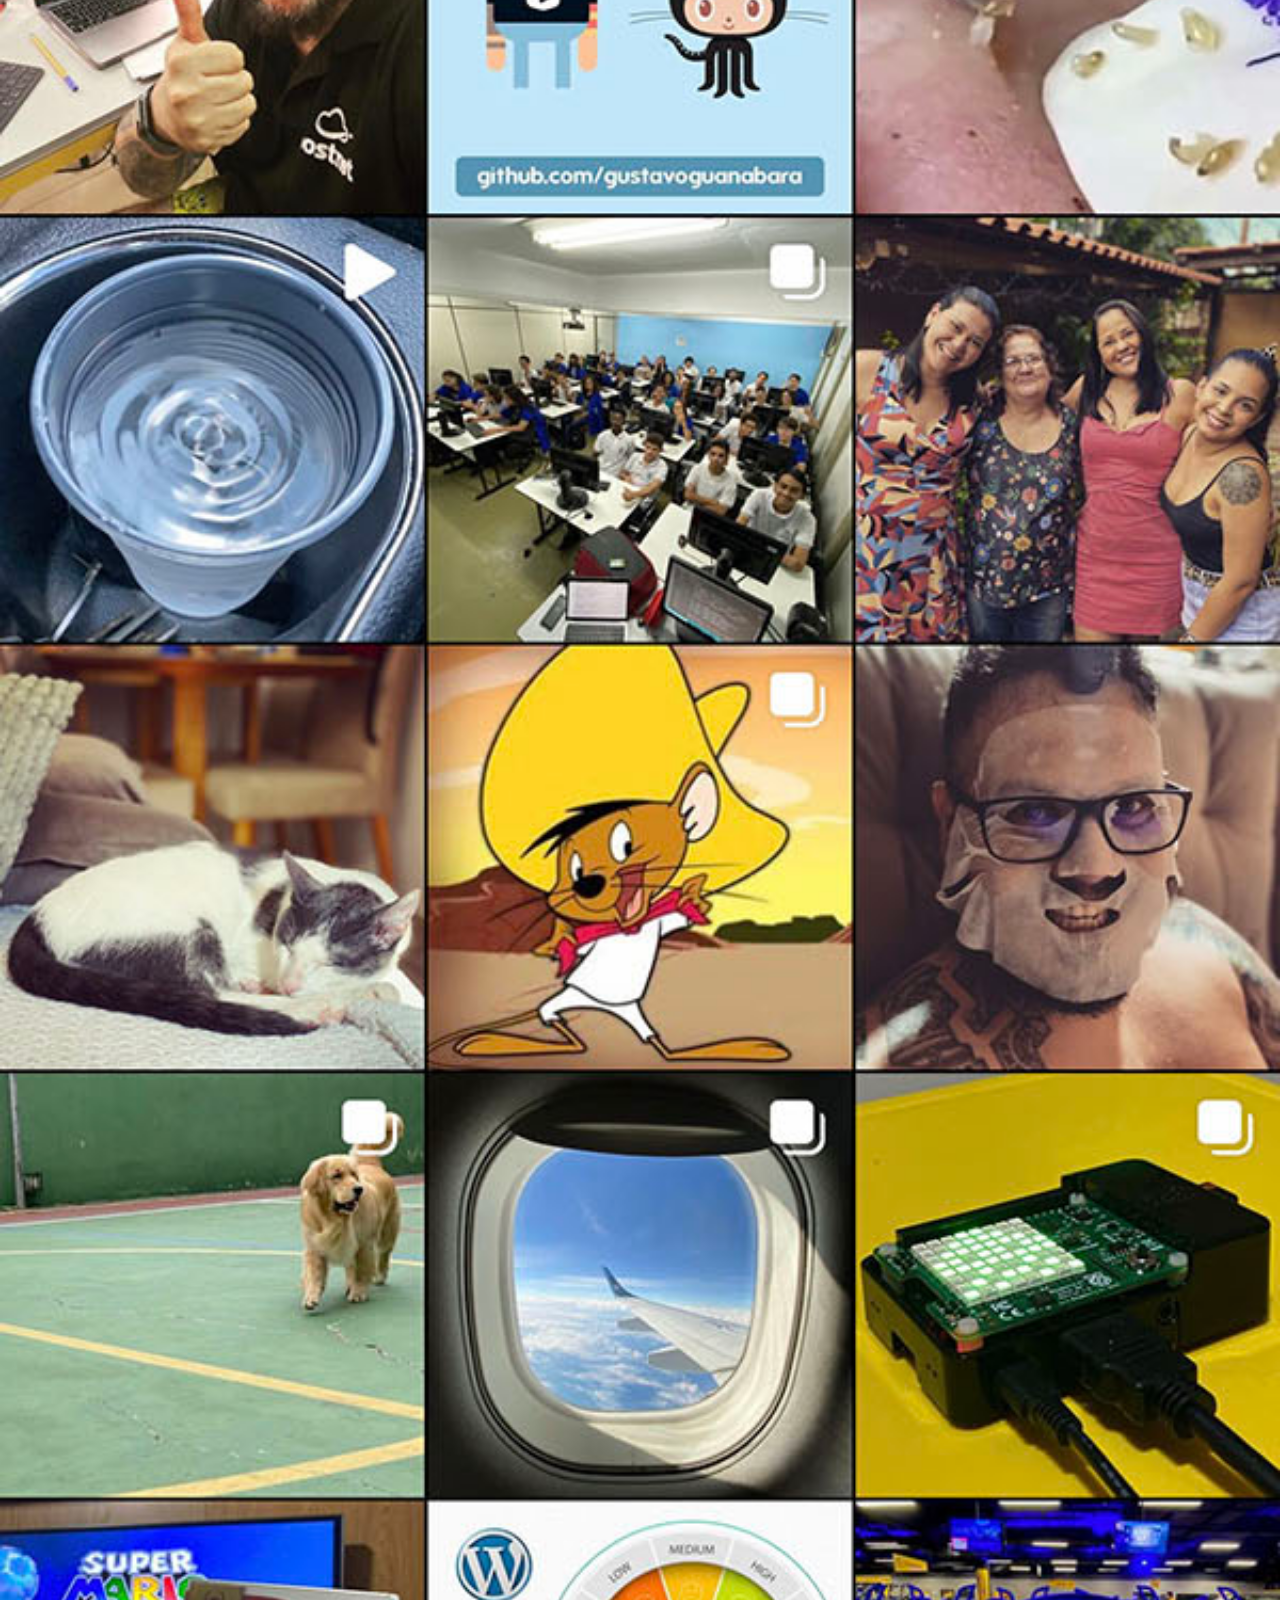
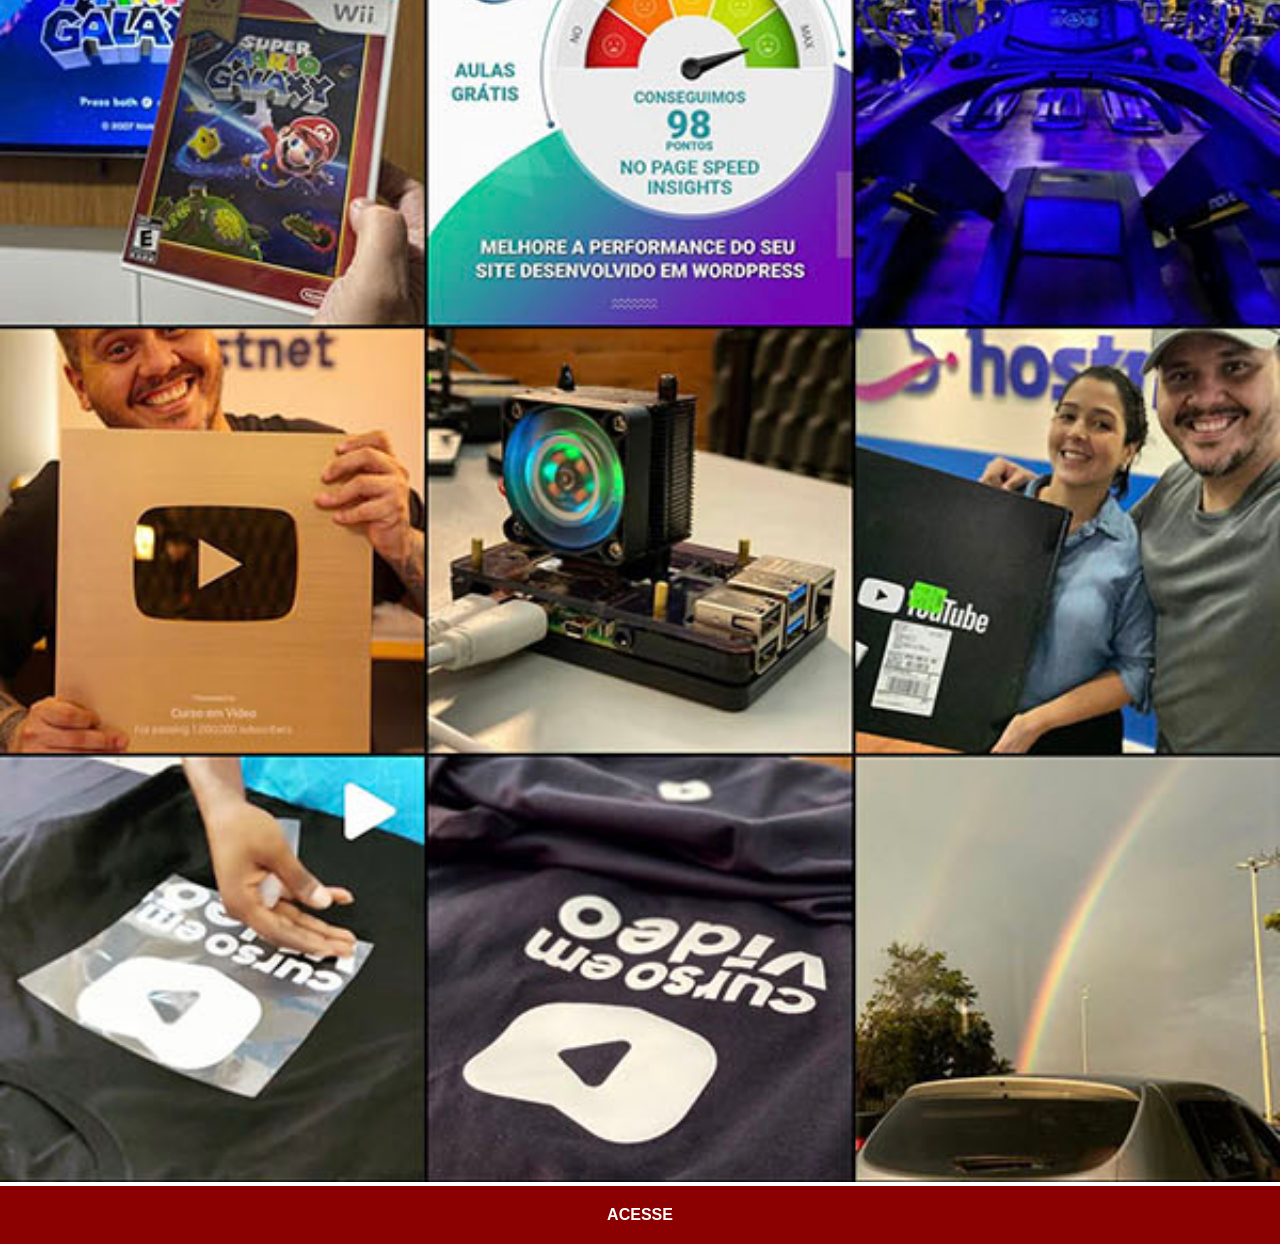
<file: instagram.html>
<!DOCTYPE html>
<html lang="pt-br">
<head>
    <meta charset="UTF-8">
    <meta name="viewport" content="width=device-width, initial-scale=1.0">
    <title>Instagram</title>
    <link rel="stylesheet" href="estilos/social.css">
</head>
<body>
    <img src="imagens/tela-instagram.jpg" alt="Instagram">
    <a href="https://www.instagram.com/gustavoguanabara/" target="_blank">ACESSE</a>
</body>
</html>
</file>
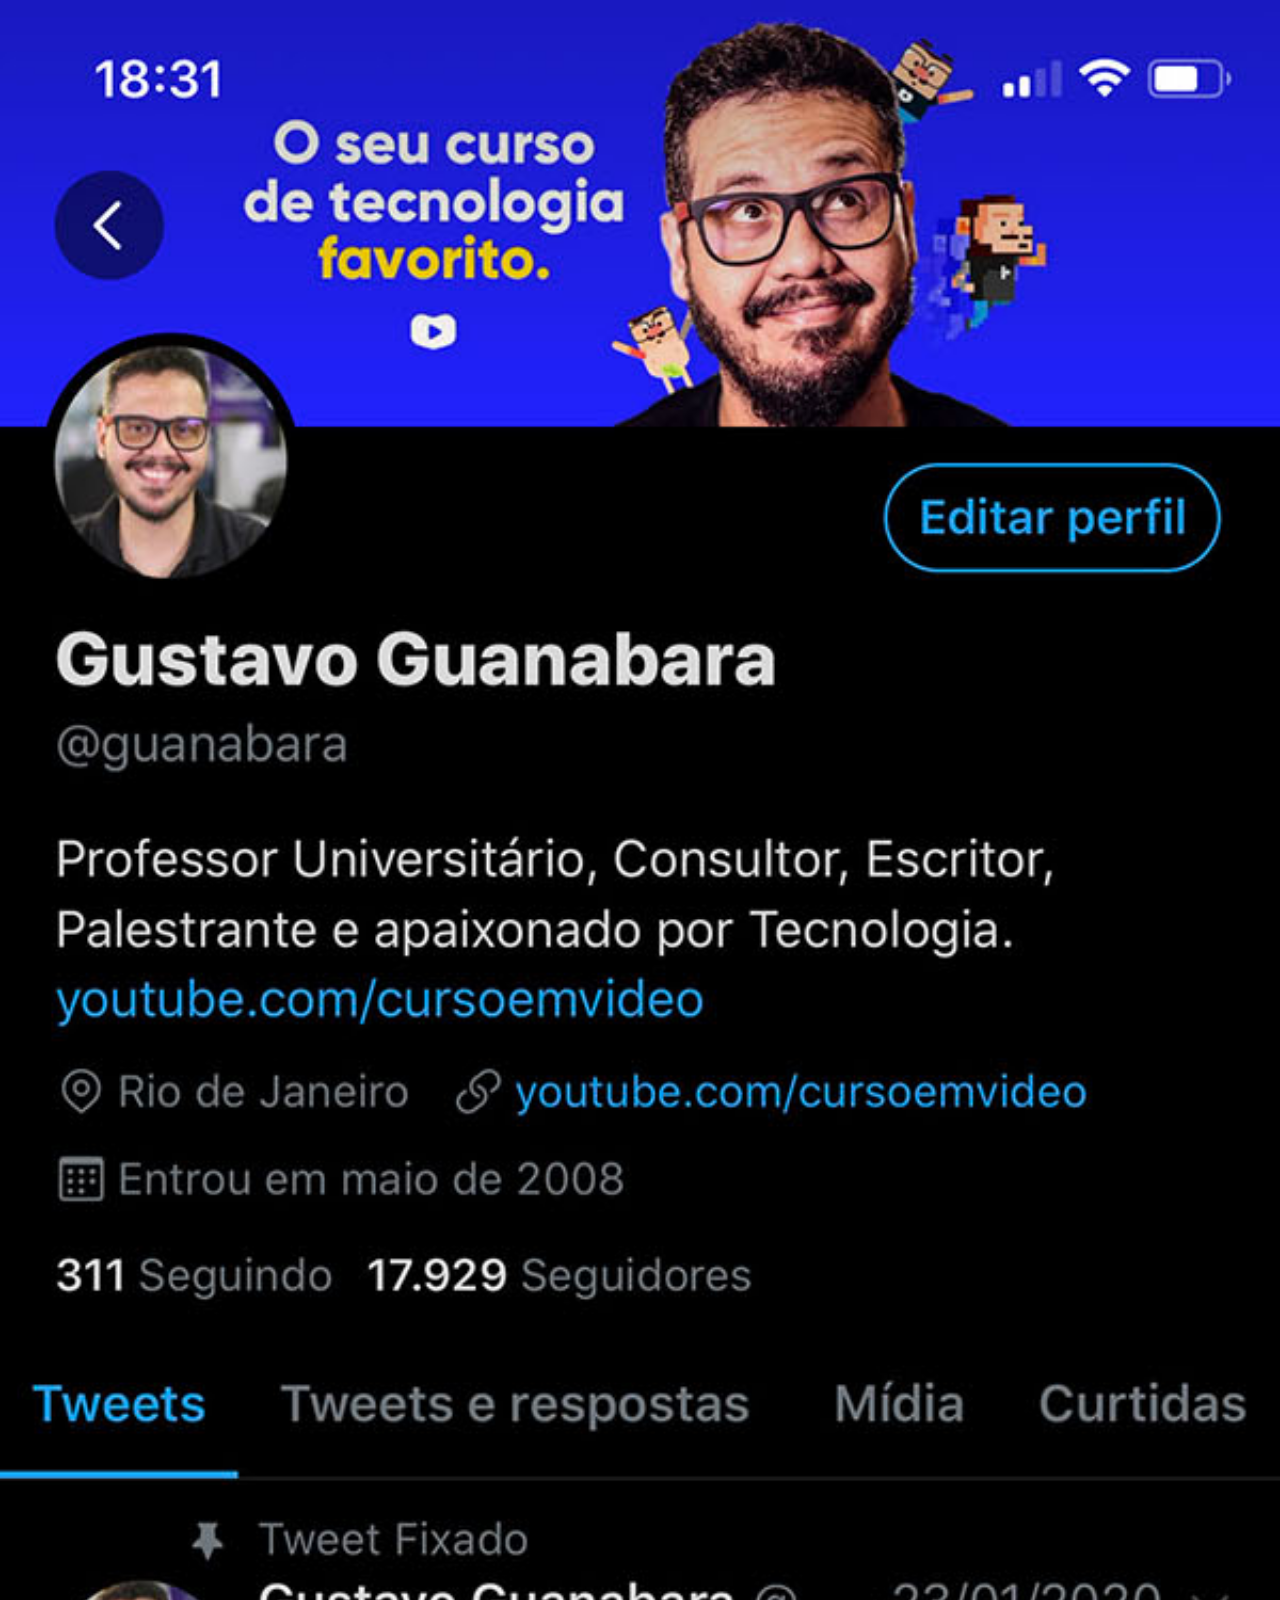
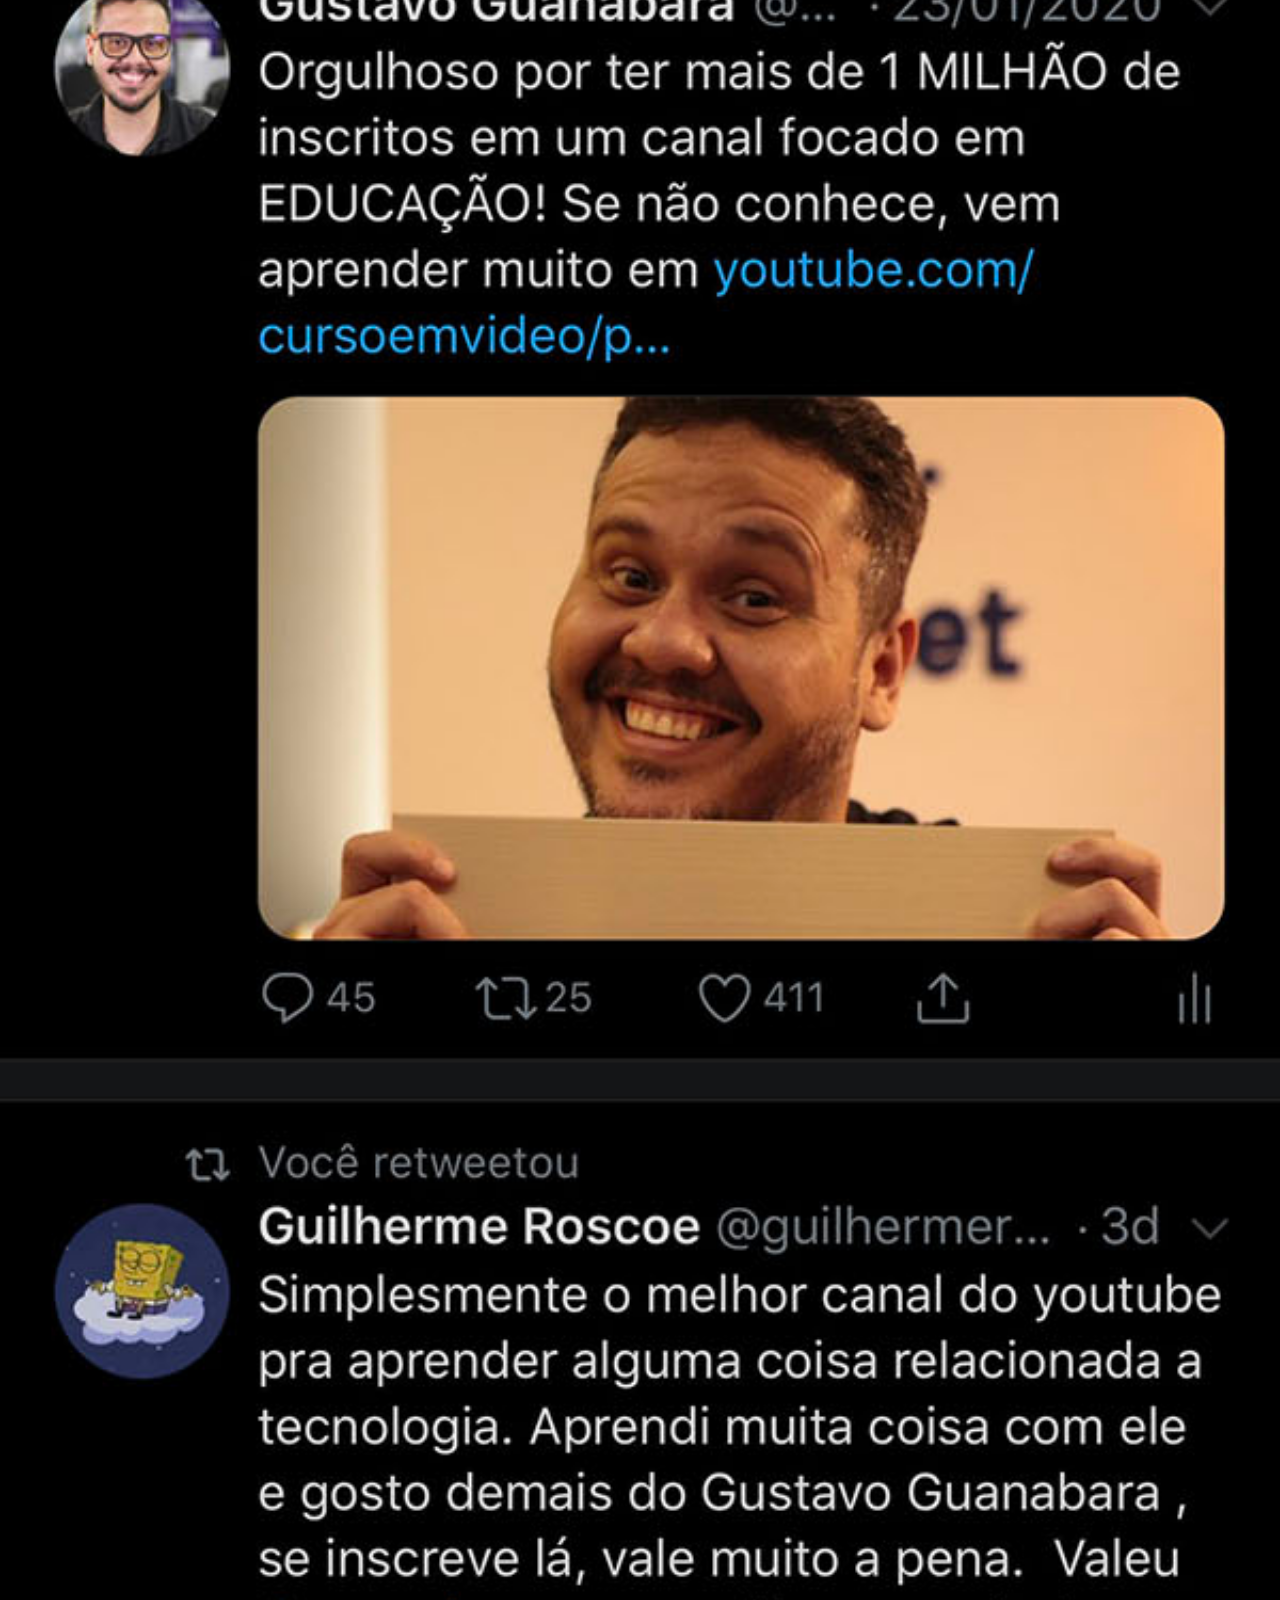
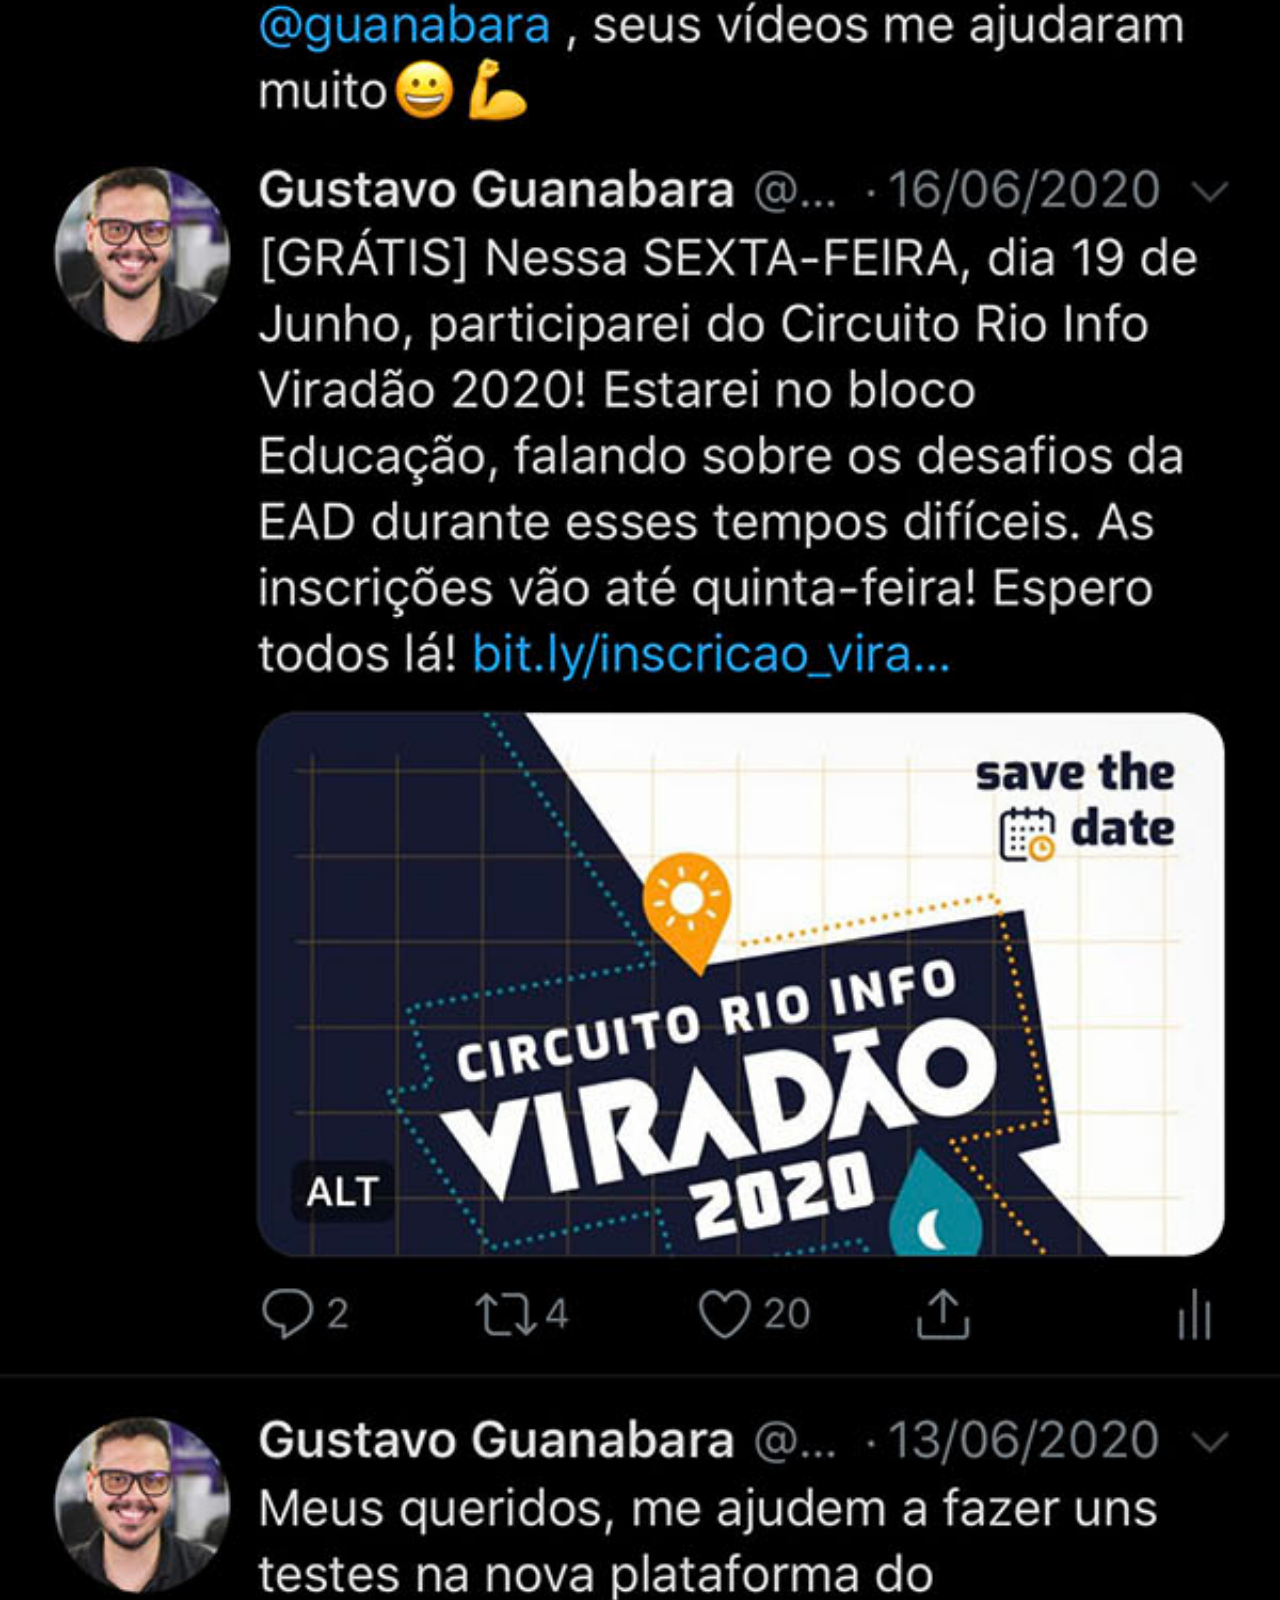
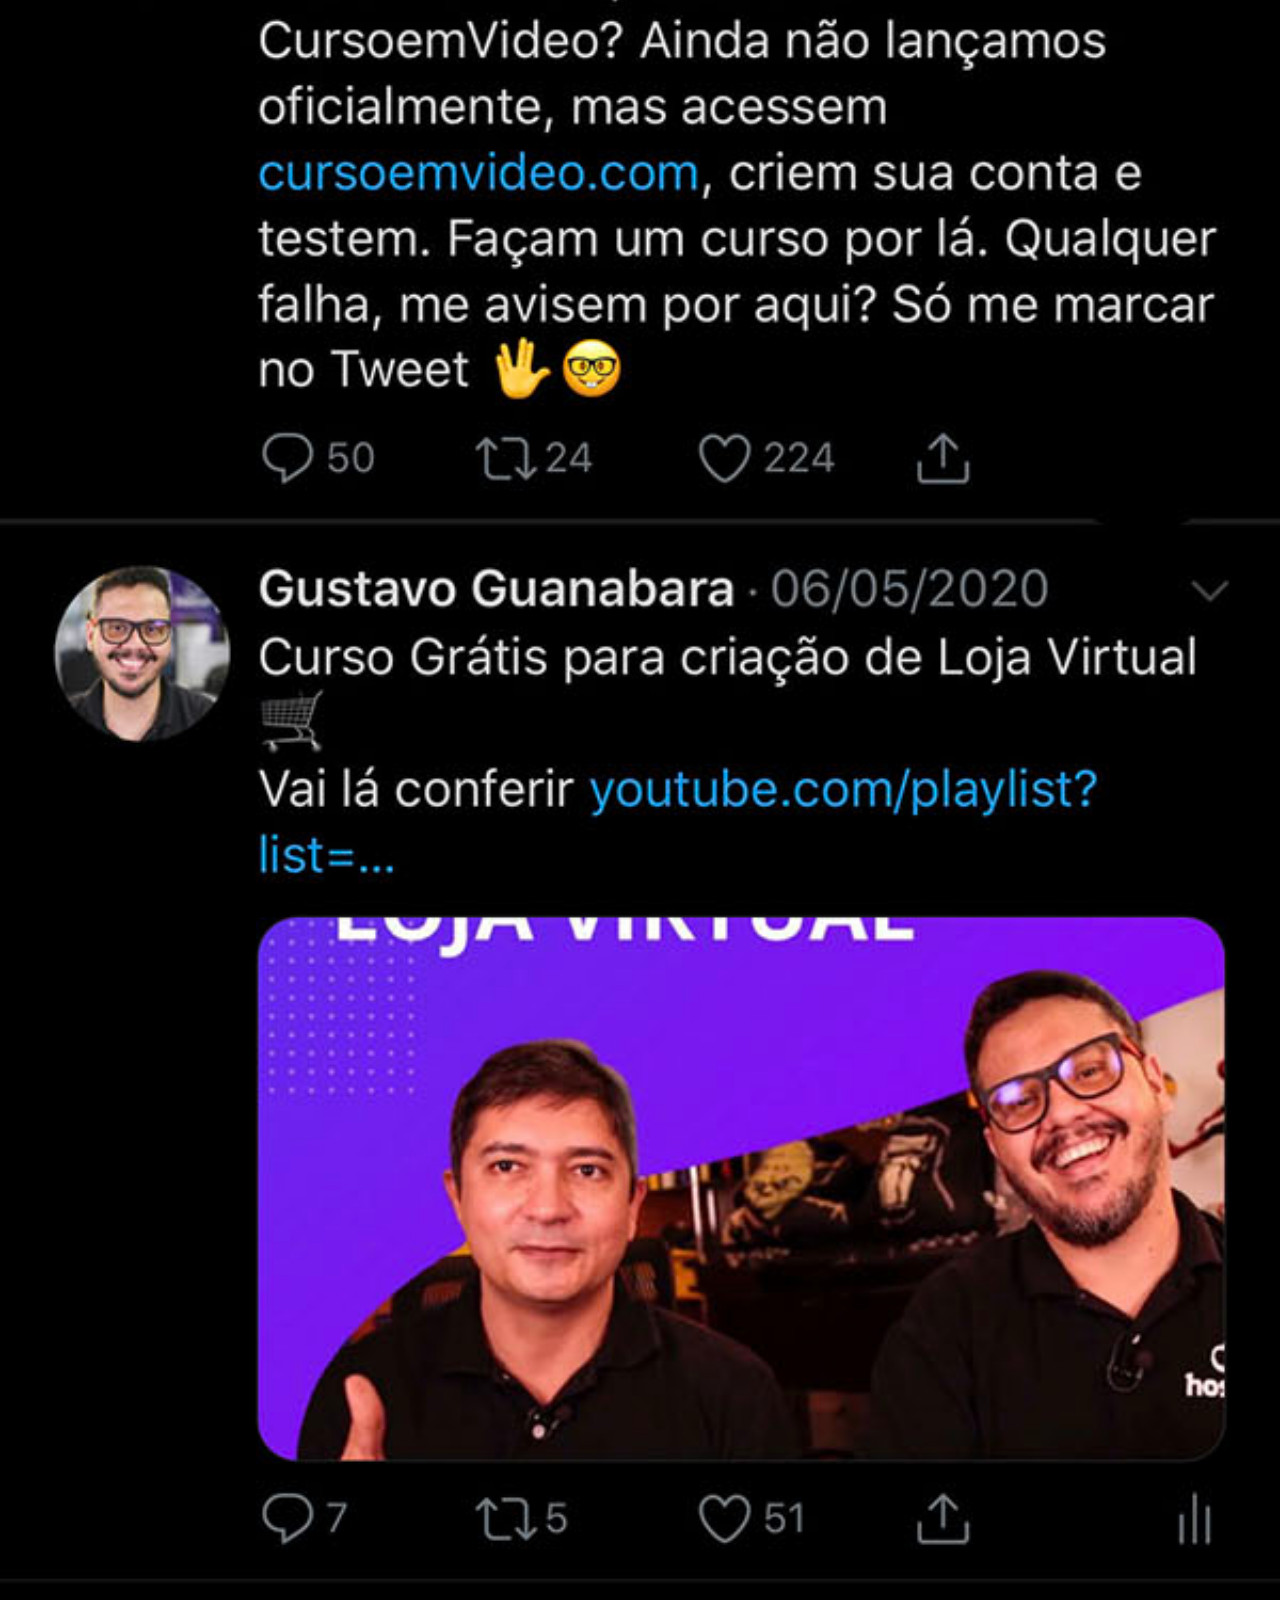
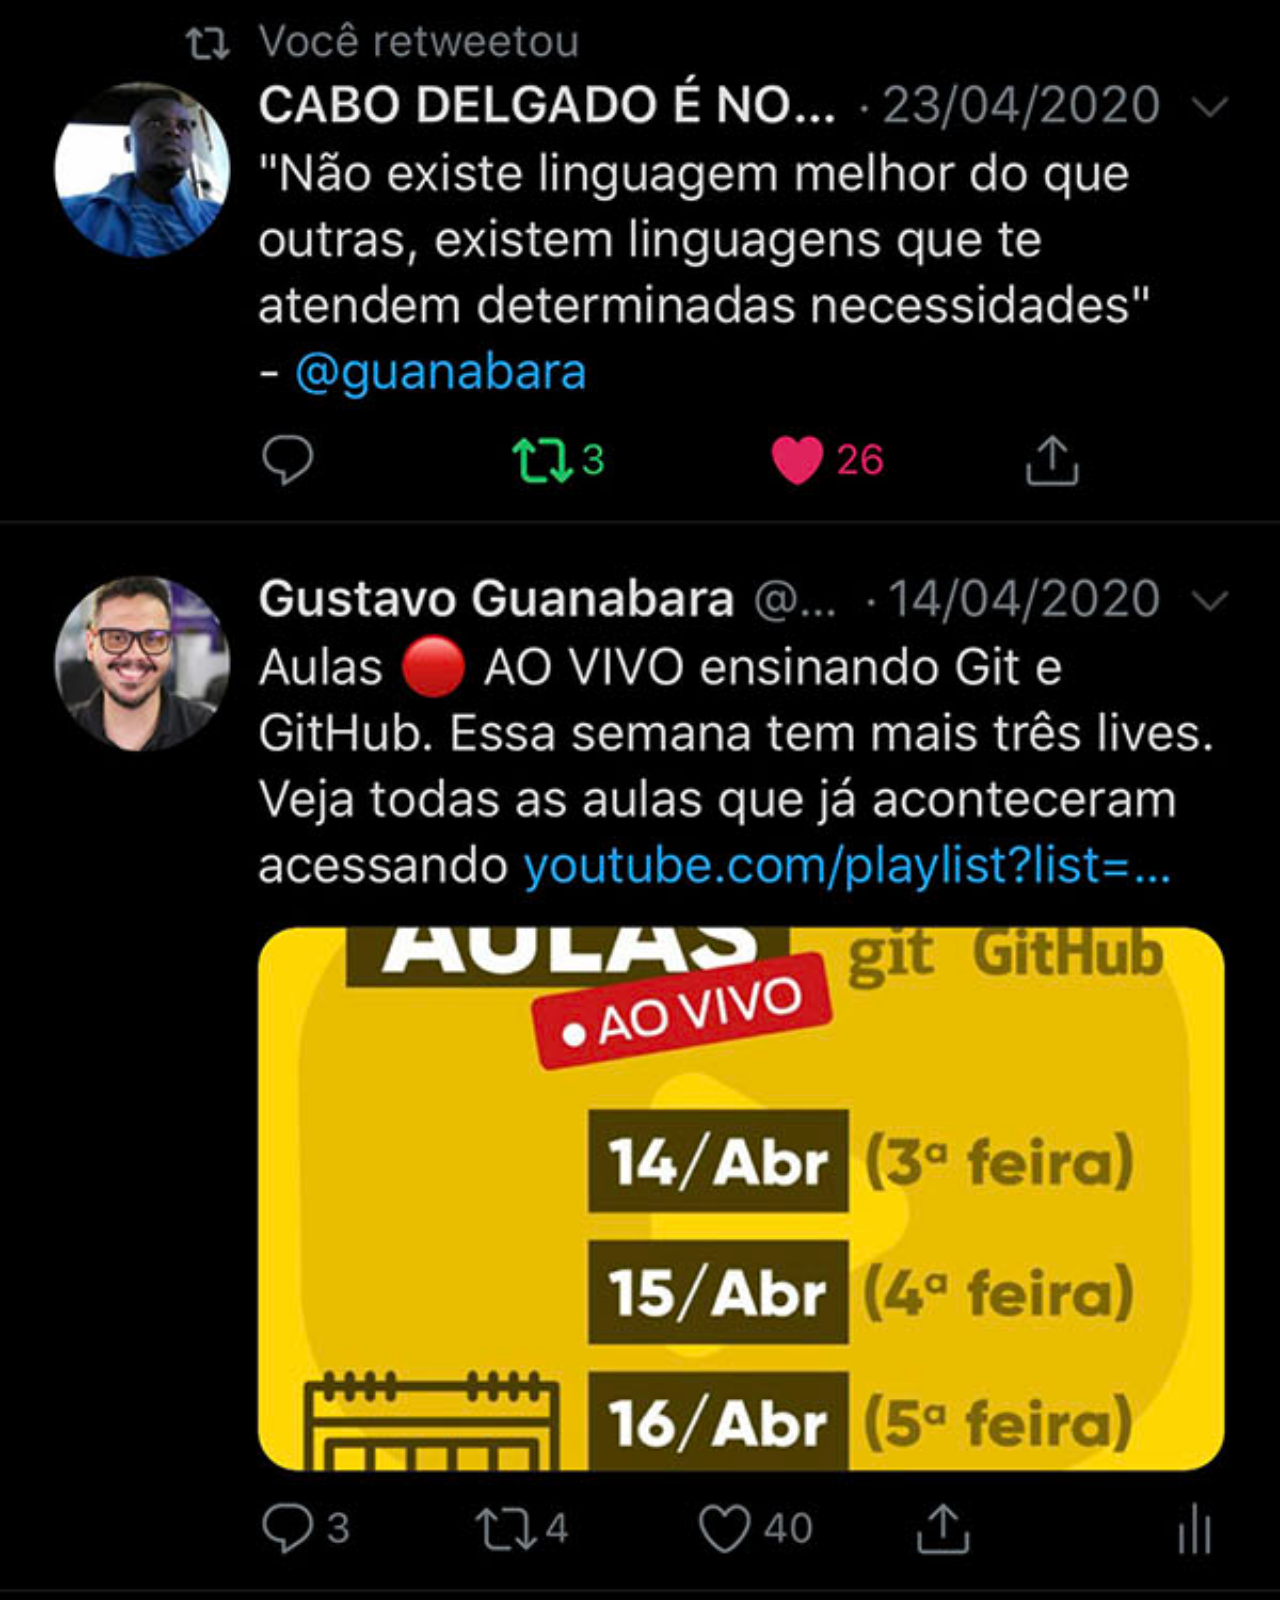
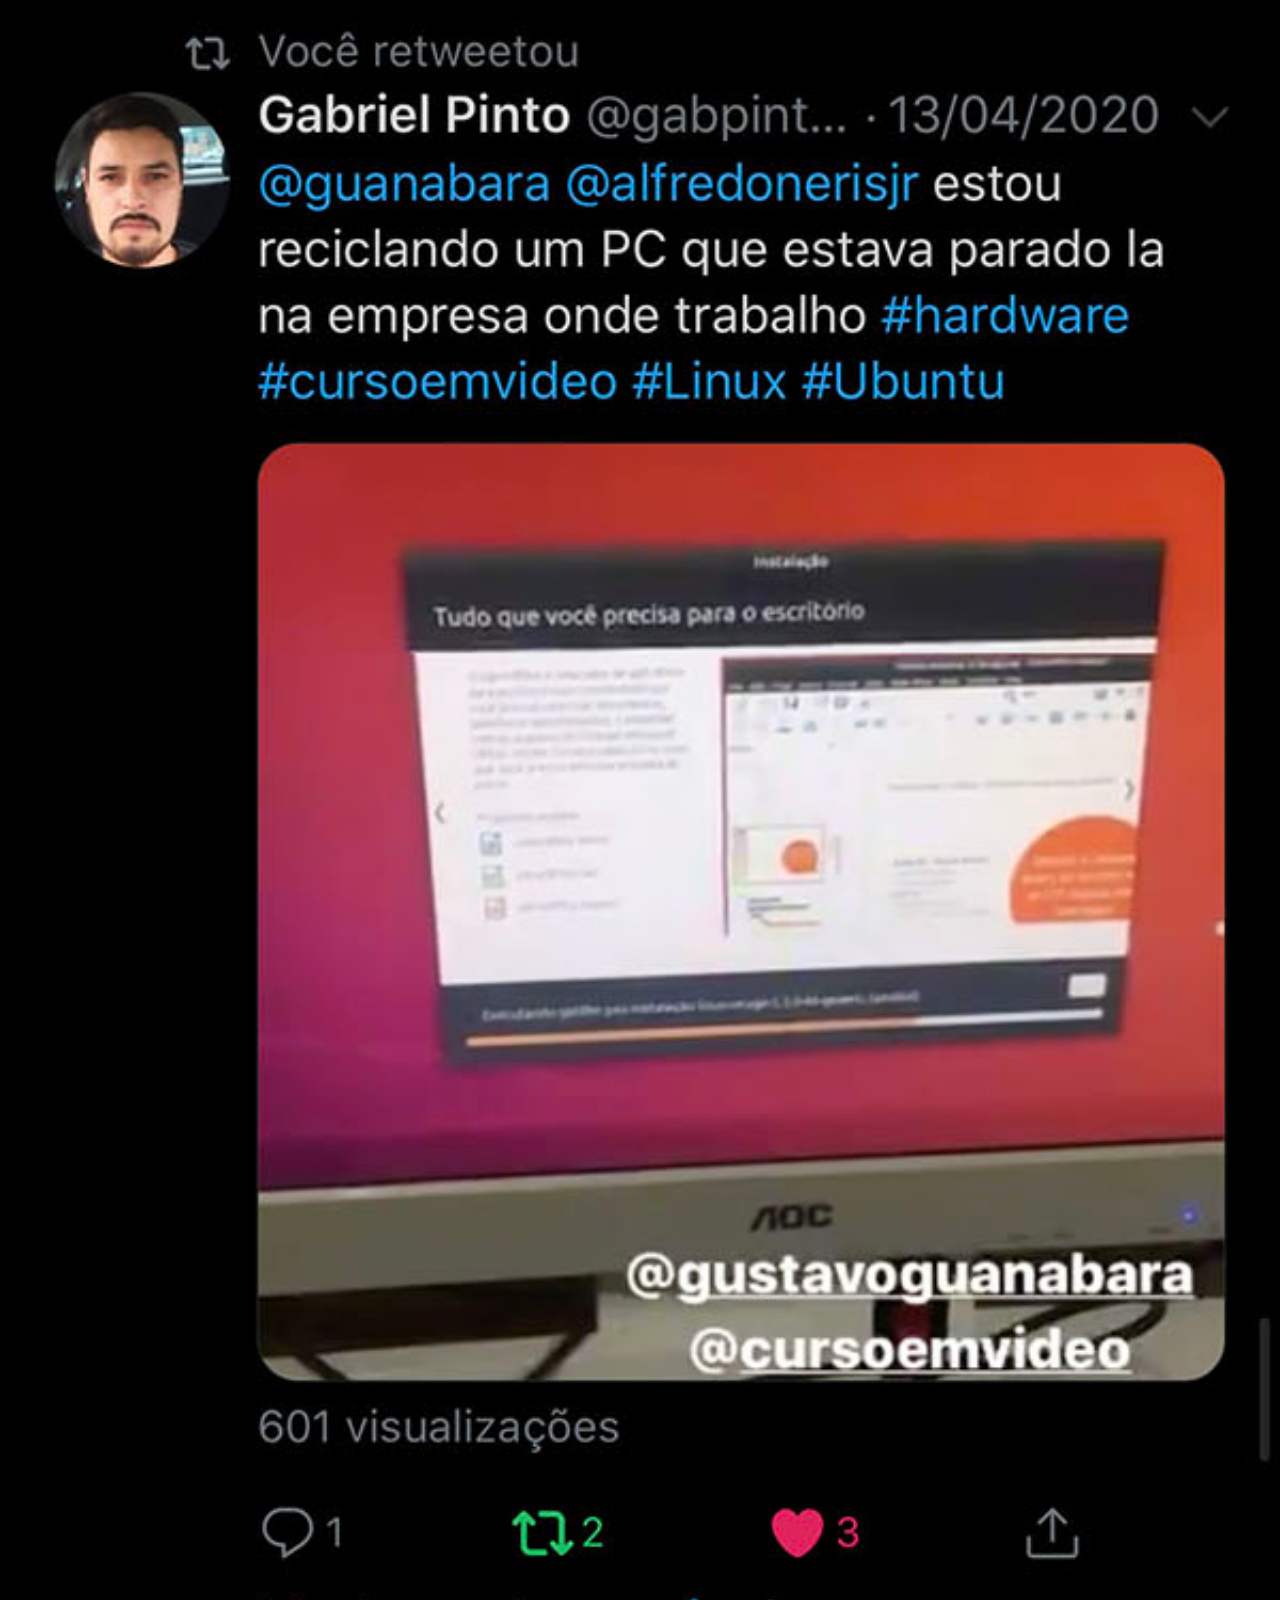
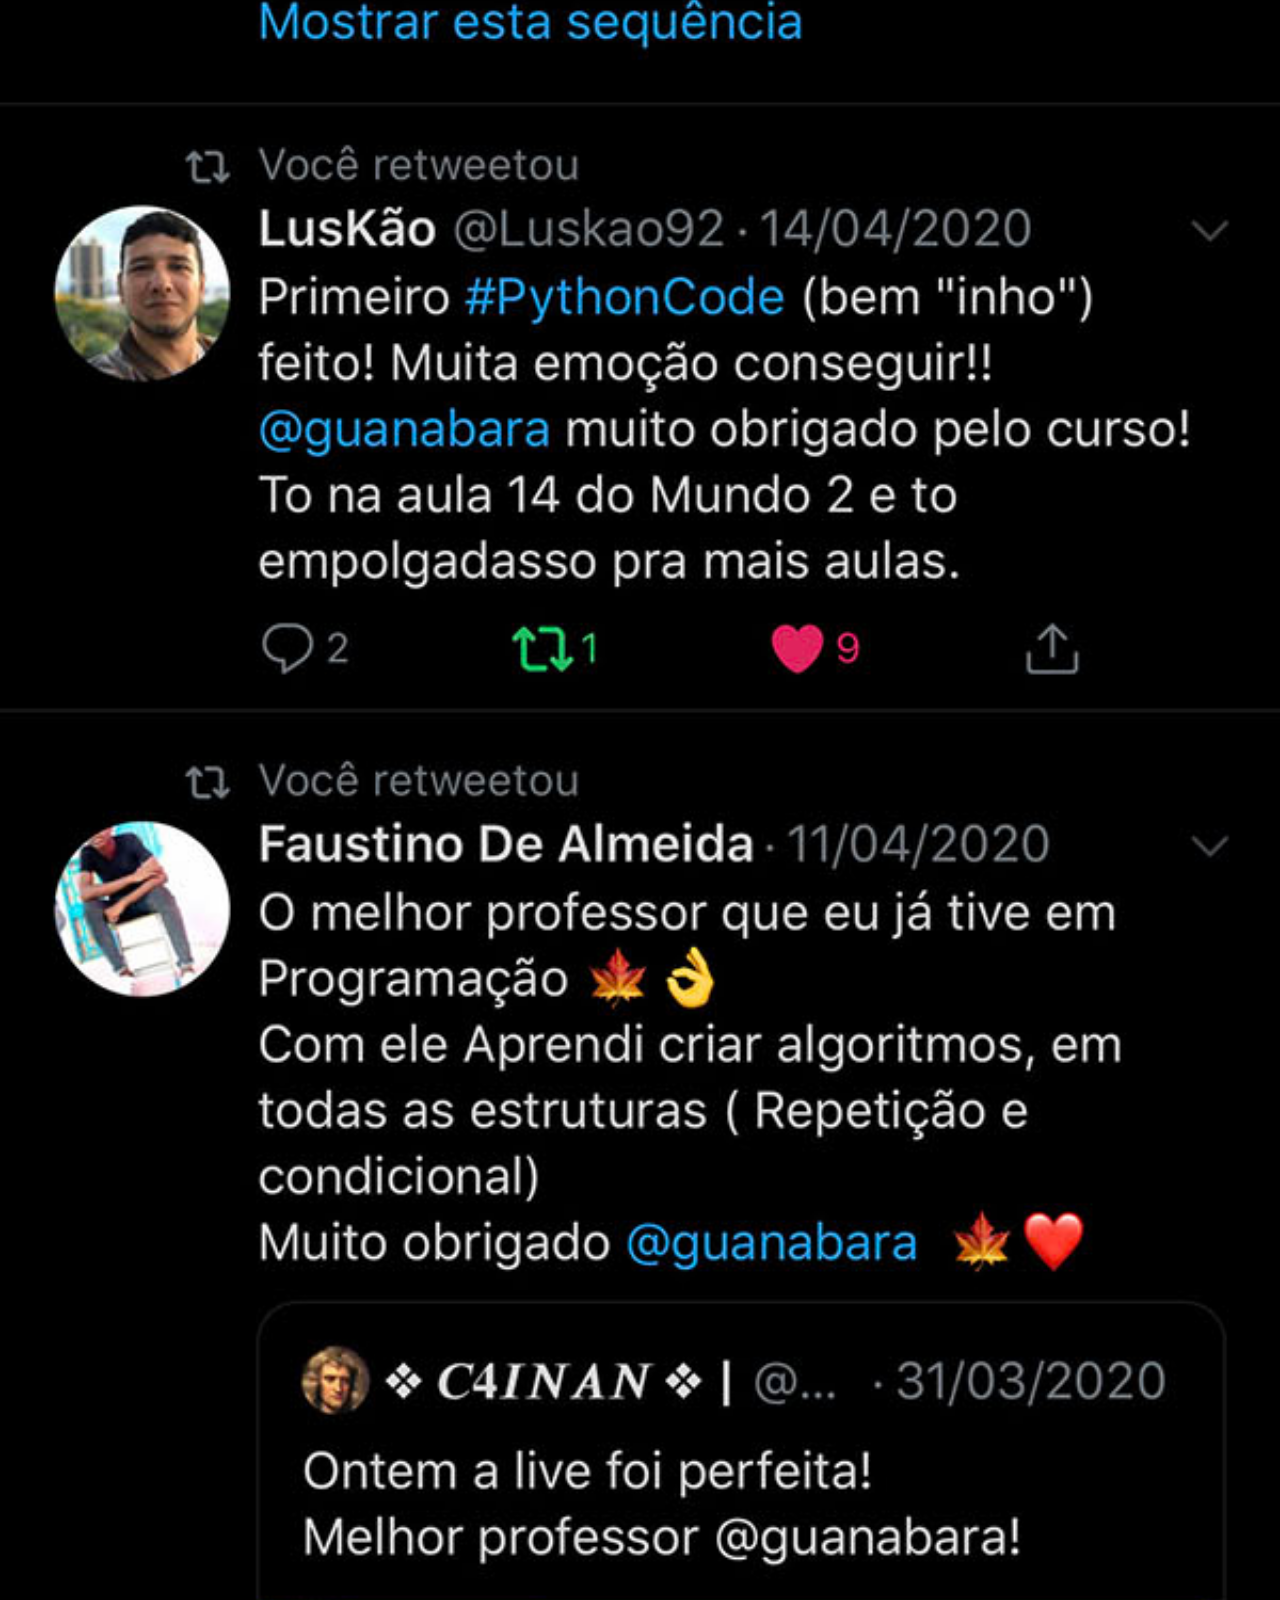
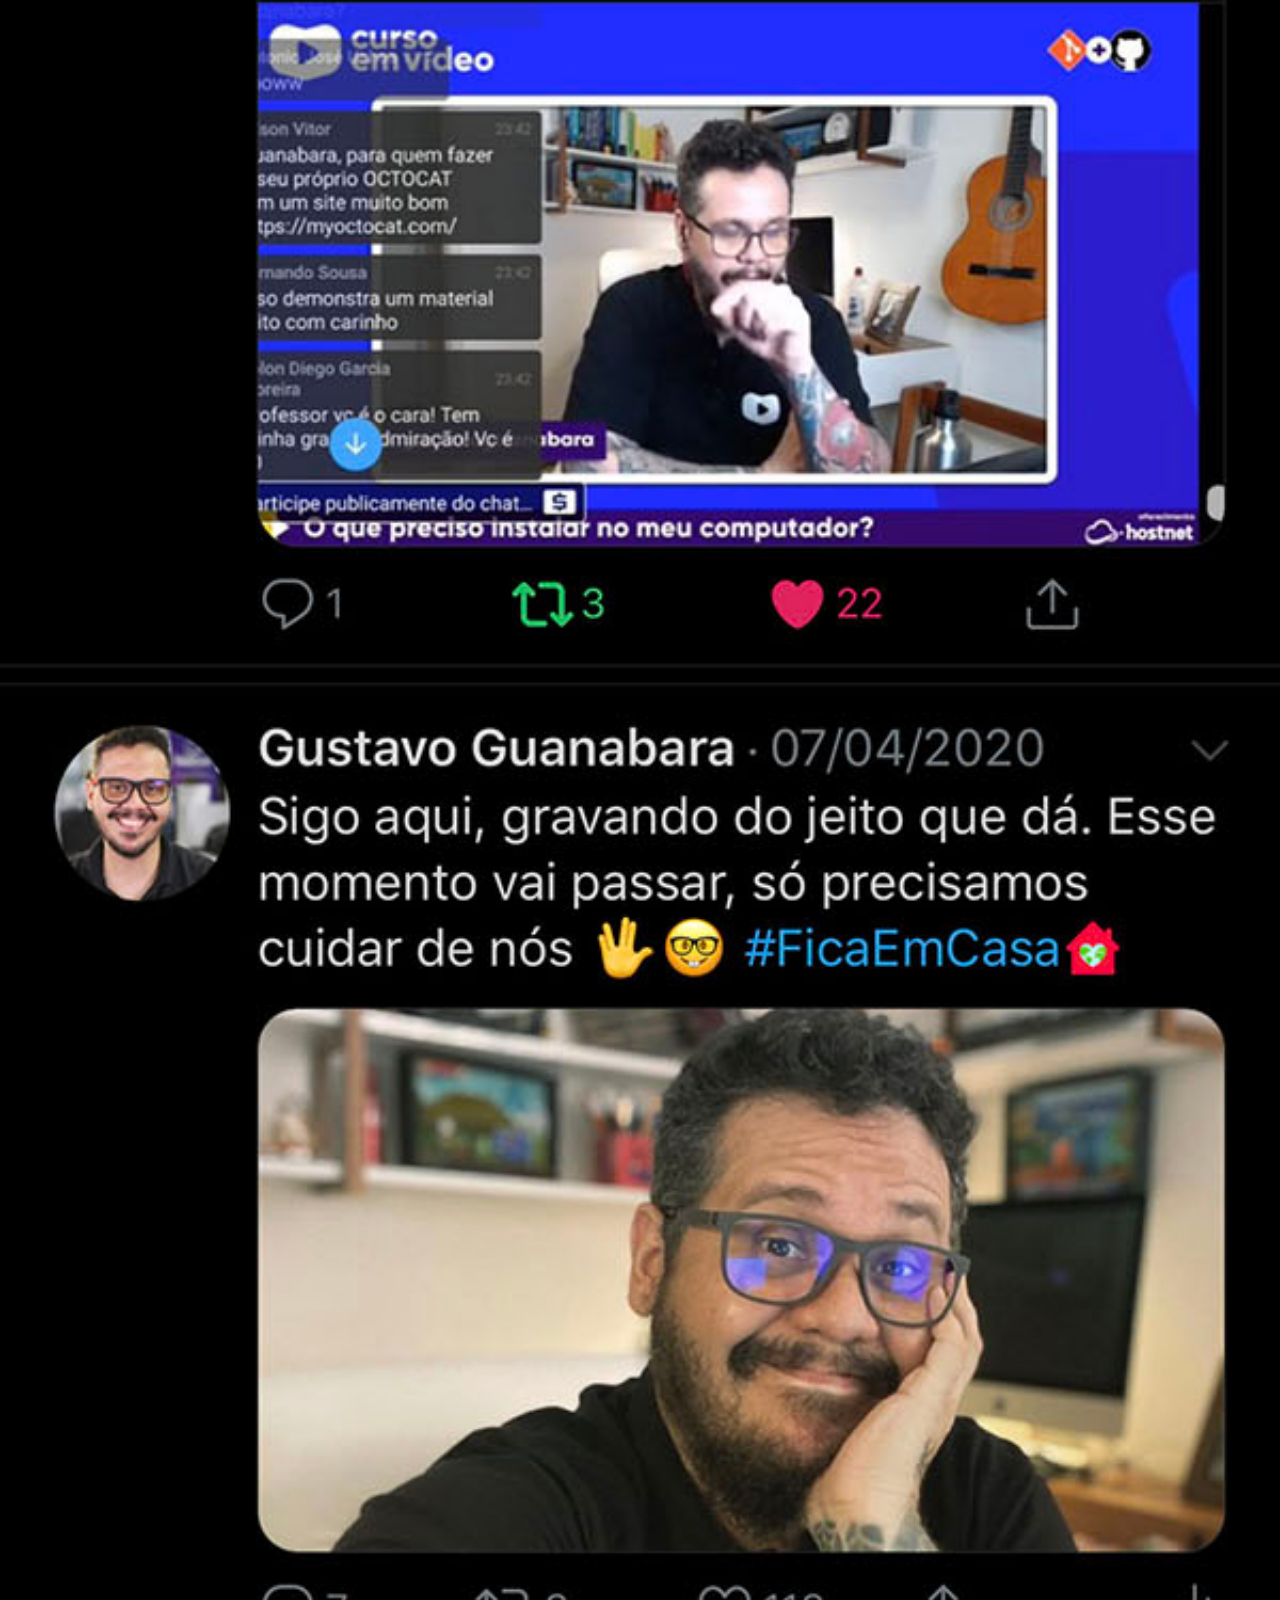
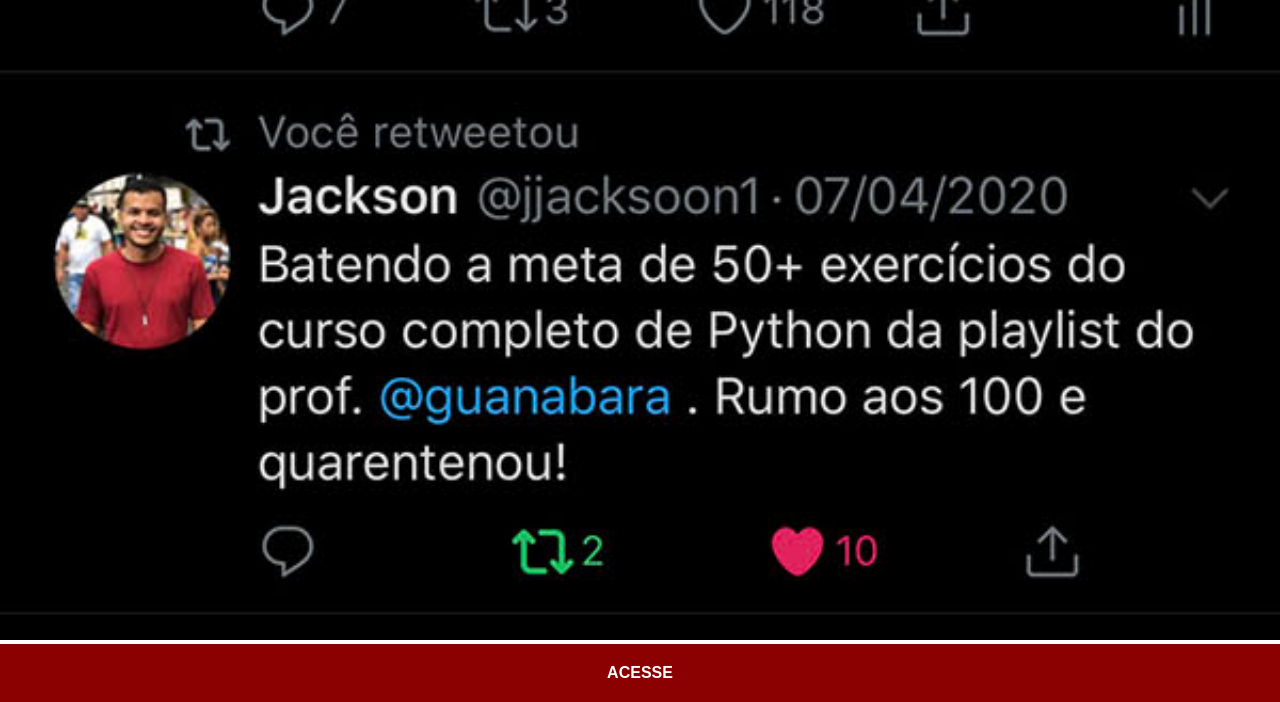
<file: twitter.html>
<!DOCTYPE html>
<html lang="pt-br">
<head>
    <meta charset="UTF-8">
    <meta name="viewport" content="width=device-width, initial-scale=1.0">
    <title>Twitter</title>
    <link rel="stylesheet" href="estilos/social.css">
</head>
<body>
    <img src="imagens/tela-twitter.jpg" alt="Twitter">
    <a href="https://x.com/guanabara" target="_blank">ACESSE</a>
</body>
</html>
</file>
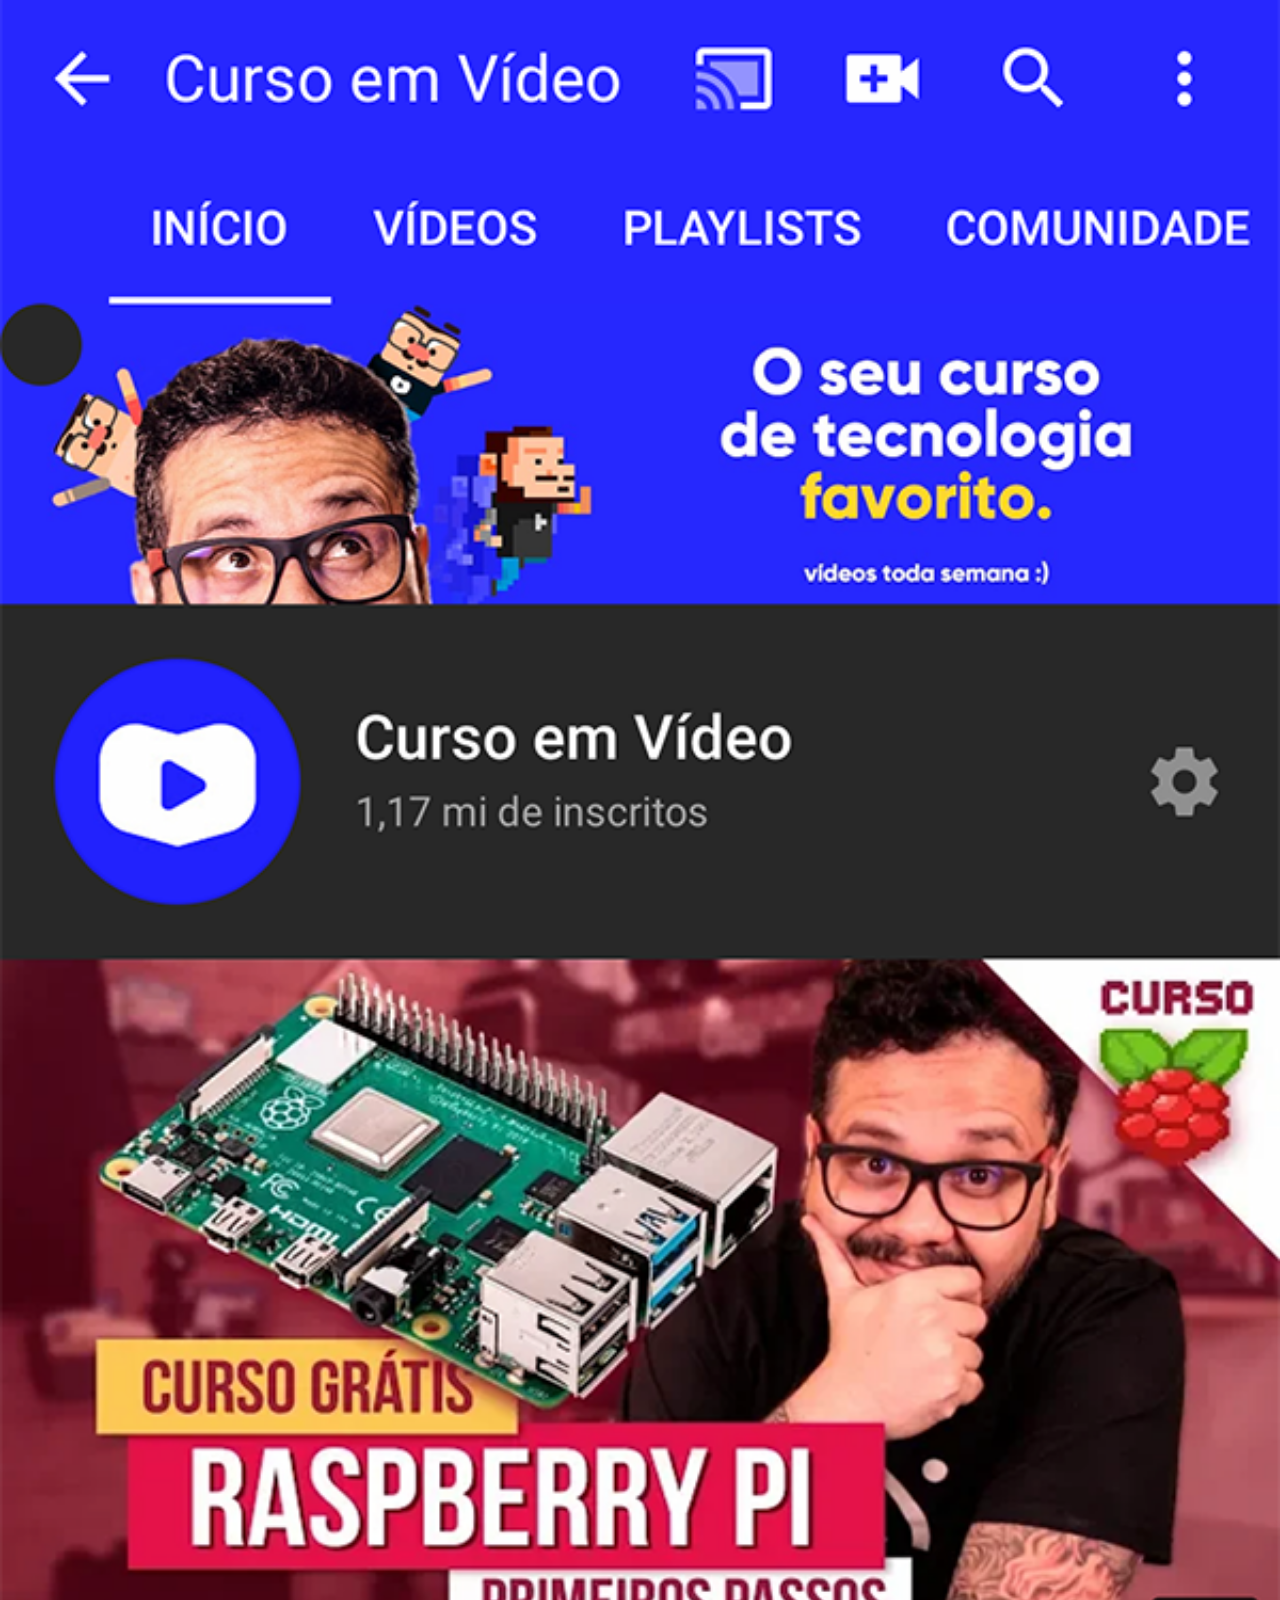
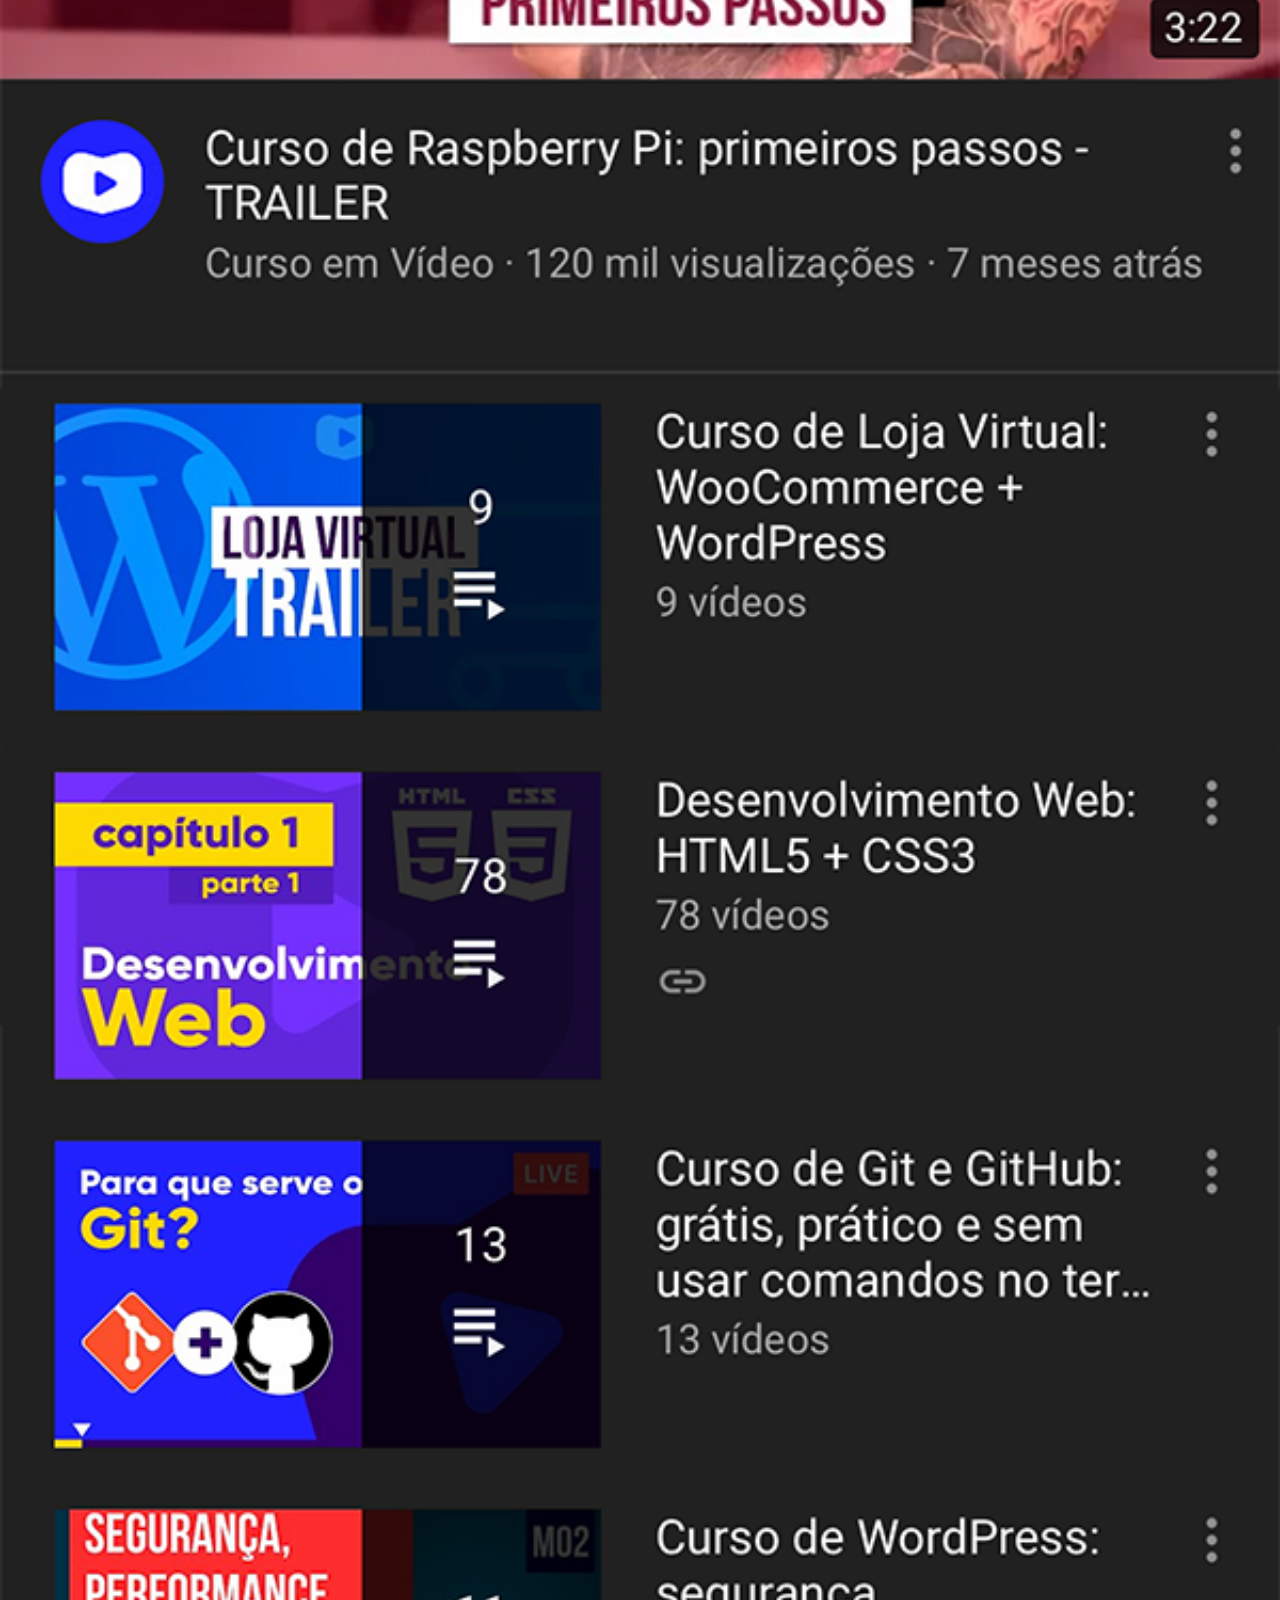
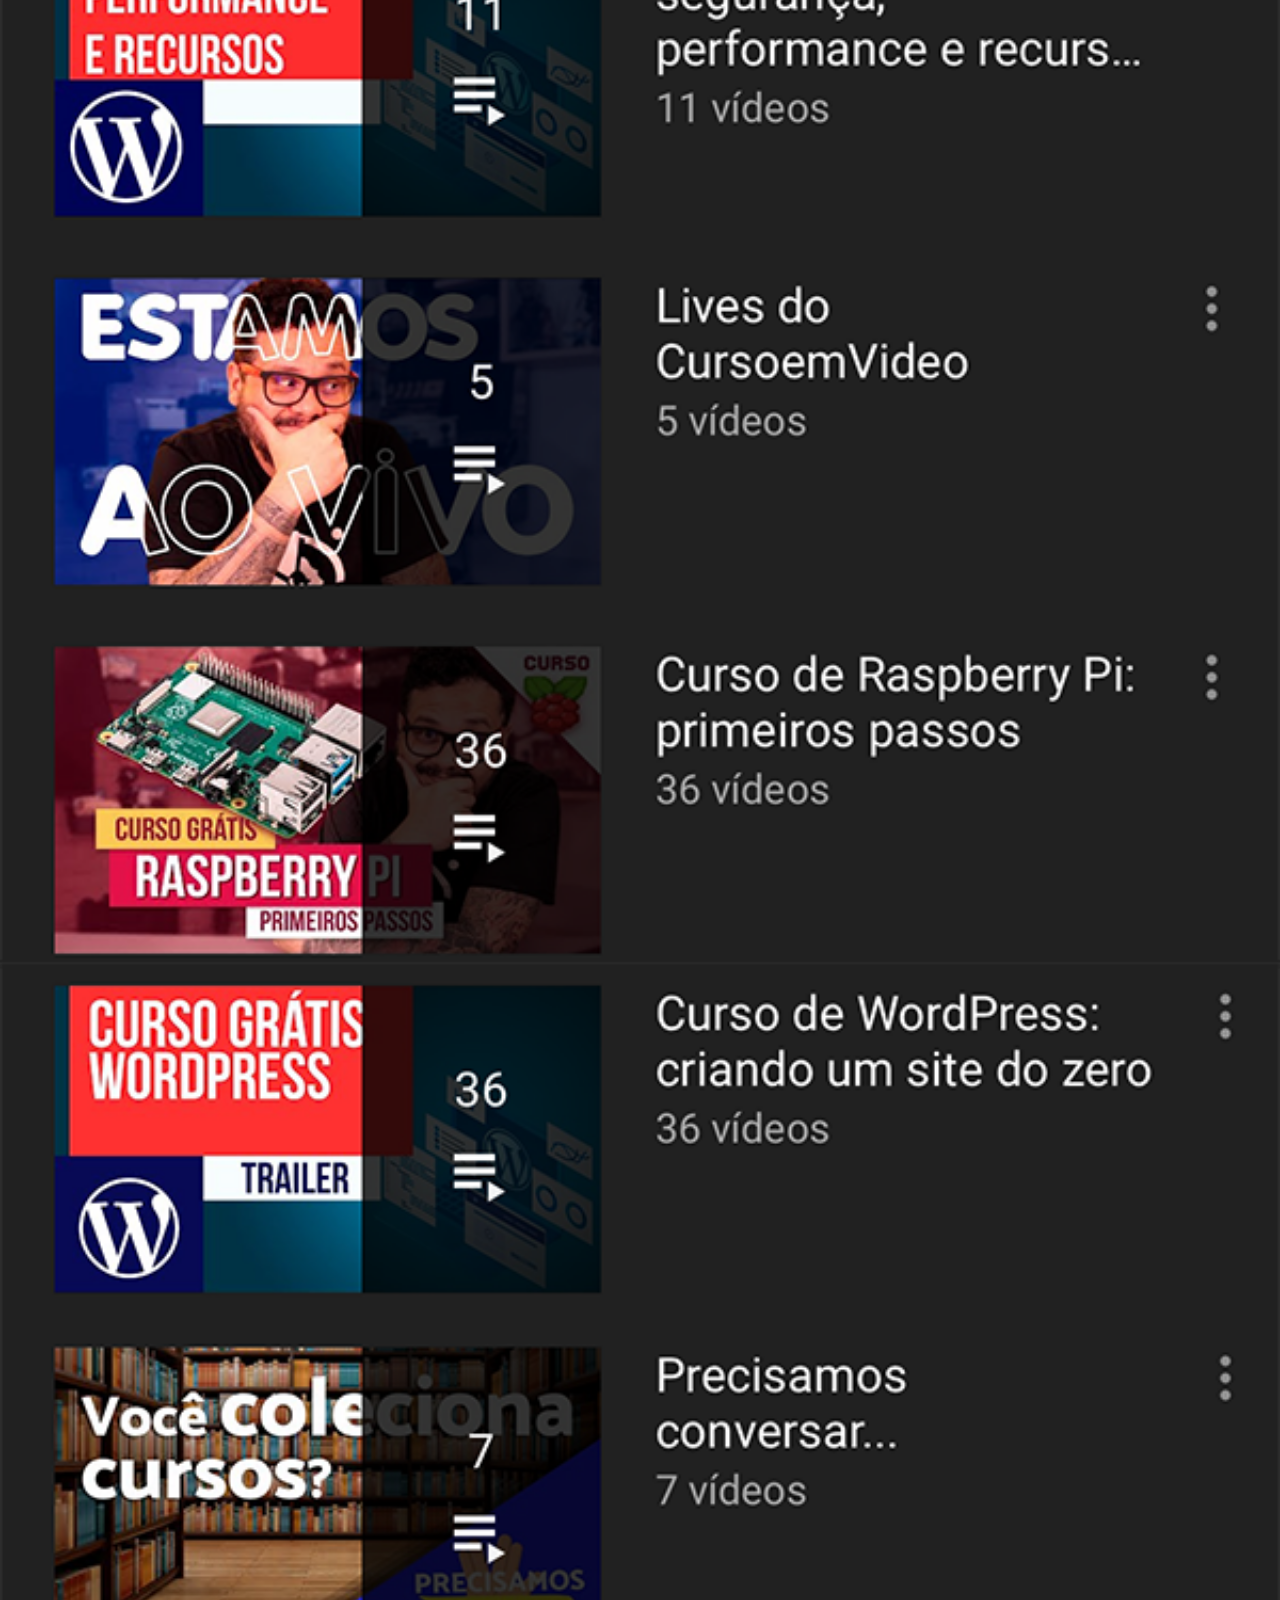
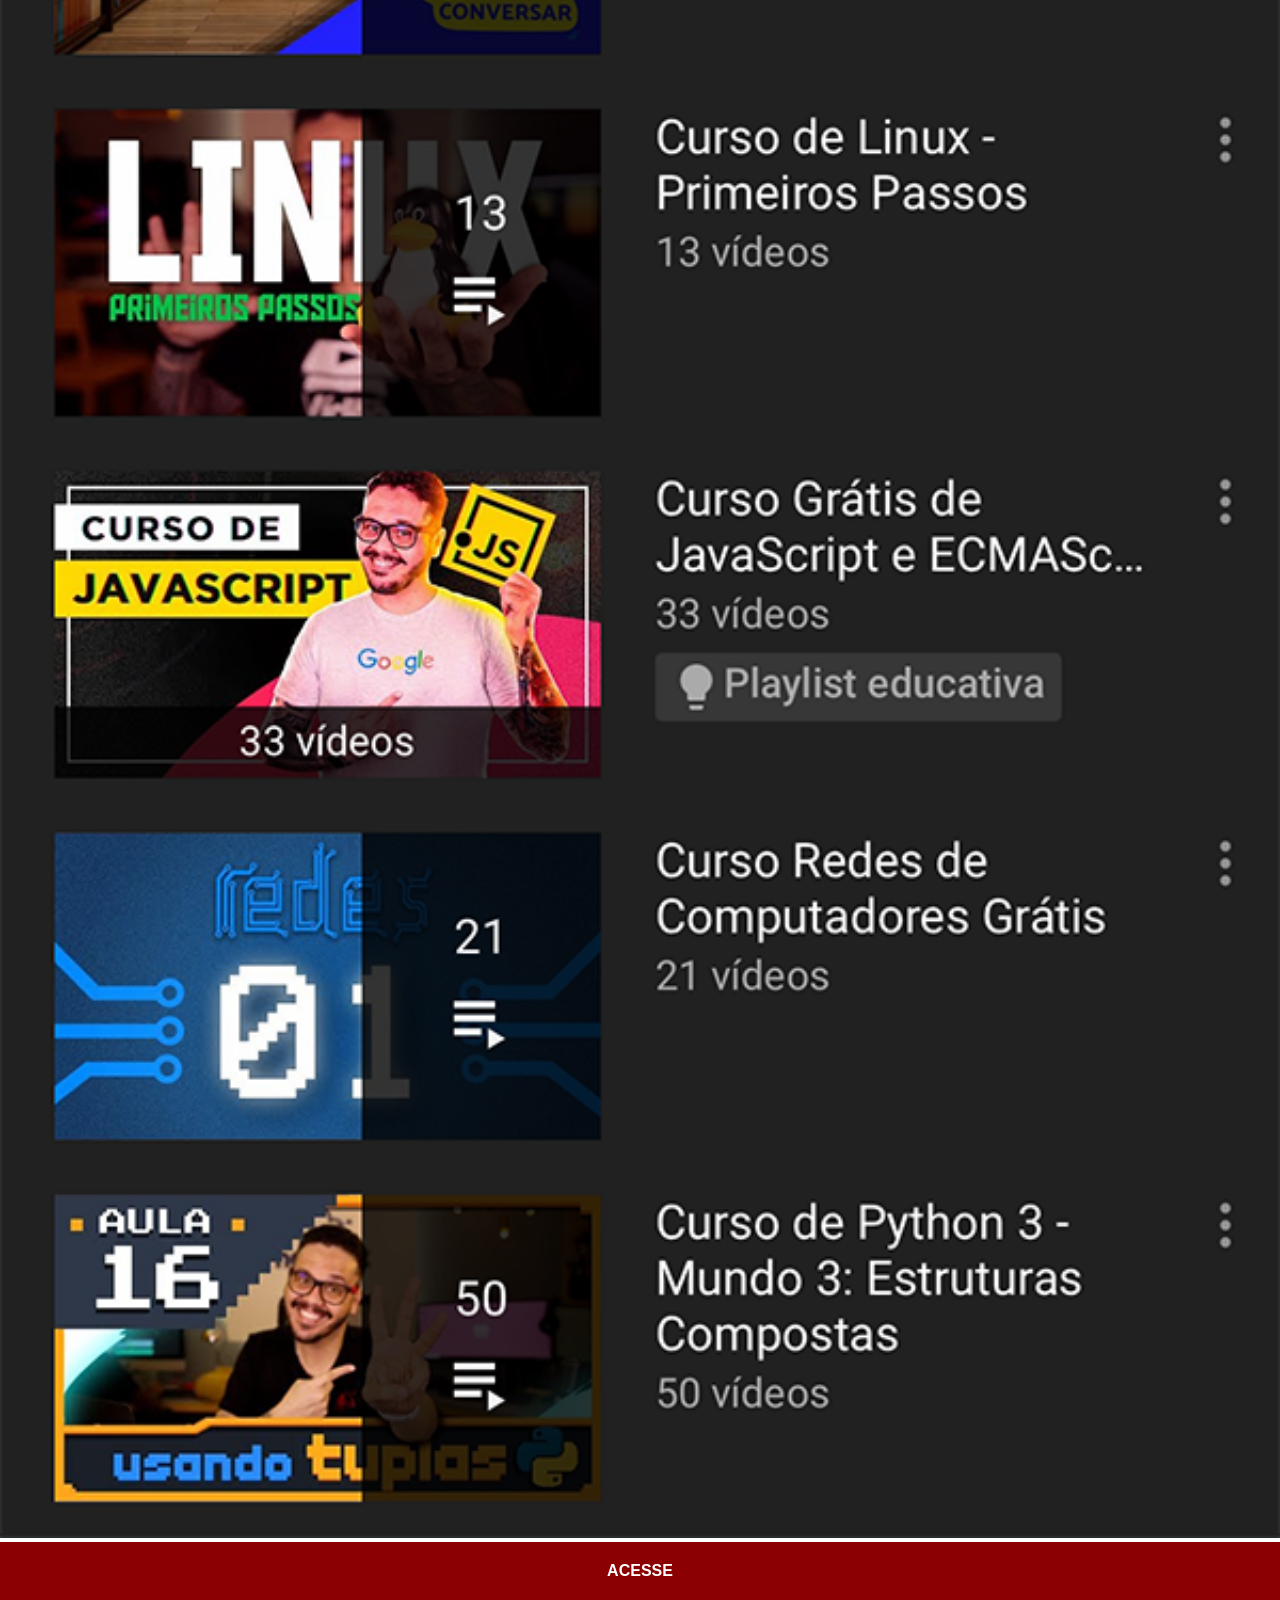
<file: youtube.html>
<!DOCTYPE html>
<html lang="pt-br">
<head>
    <meta charset="UTF-8">
    <meta name="viewport" content="width=device-width, initial-scale=1.0">
    <title>YouTube</title>
    <style>
        *{
            margin: 0px;
            padding: 0px;
            font-family: Arial, Helvetica, sans-serif;
        }

        ::-webkit-scrollbar{
            width: 0px;
            height:0px;
        }

        img {
            width: 100vw;

        }

        a{
            display: block;
            background-color: darkred;
            color: white;
            padding: 20px;
            text-align: center;
            font-weight: bold;
            text-decoration: none
        }
    </style>
</head>
<body>
    <img src="imagens/tela-youtube.png" alt="YouTube"> <a href="https://www.youtube.com/user/cursoemvideo/playlists" target="_blank">ACESSE</a>
</body>
</html>
</file>
<file: estilos/style.css>
@charset "UTF-8";

* {
    margin: 0px;
    padding: 0px;
    font-family: Arial, Helvetica, sans-serif;
}

html, body {
    height: 100vh;
    width: 100vw;
    background-color: black;
}

body {
    background:  url('../imagens/fundo-madeira.jpg') no-repeat top center;
    background-size: cover;
    background-attachment: fixed;
}

main {
    position: relative;
    height: 100vh;
}

section#telefone {
    position: absolute;
    top: 50%;
    left: 50%;
    transform: translate(-50%, -50%);

    height: 627px;
    width: 311px;
    background: url('../imagens/frame-iphone.png') no-repeat;
}

iframe#tela {
    position: relative;
    top: 80px;
    left: 22px;
    width: 267px;
    height: 471px;
}

section#redes-sociais {
    text-align: right;
}

section#redes-sociais img {
    width: 50px;
    margin: 10px;
    border-radius: 50%; 
    box-shadow: 2px 2px 5px rgba(0, 0, 0, 0.466);
    box-sizing: border-box;
 }

 section#redes-sociais img:hover {
    border: 2px solid rgba(255, 255, 255, 0.61);
    transform: translate(-3px, -3px);
    box-shadow: 5px 5px 10px rgba(0, 0, 0, 0.616);
    transition: transform 1s, 1s;
 }
</file>
<file: estilos/social.css>
@charset "UTF-8";

 *{
            margin: 0px;
            padding: 0px;
            font-family: Arial, Helvetica, sans-serif;
        }

        ::-webkit-scrollbar{
            width: 0px;
            height:0px;
        }

        img {
            width: 100vw;

        }

        a{
            display: block;
            background-color: darkred;
            color: white;
            padding: 20px;
            text-align: center;
            font-weight: bolder;
            text-decoration: none;
        }

        a:hover {
            background-color: red;
        }
</file>
